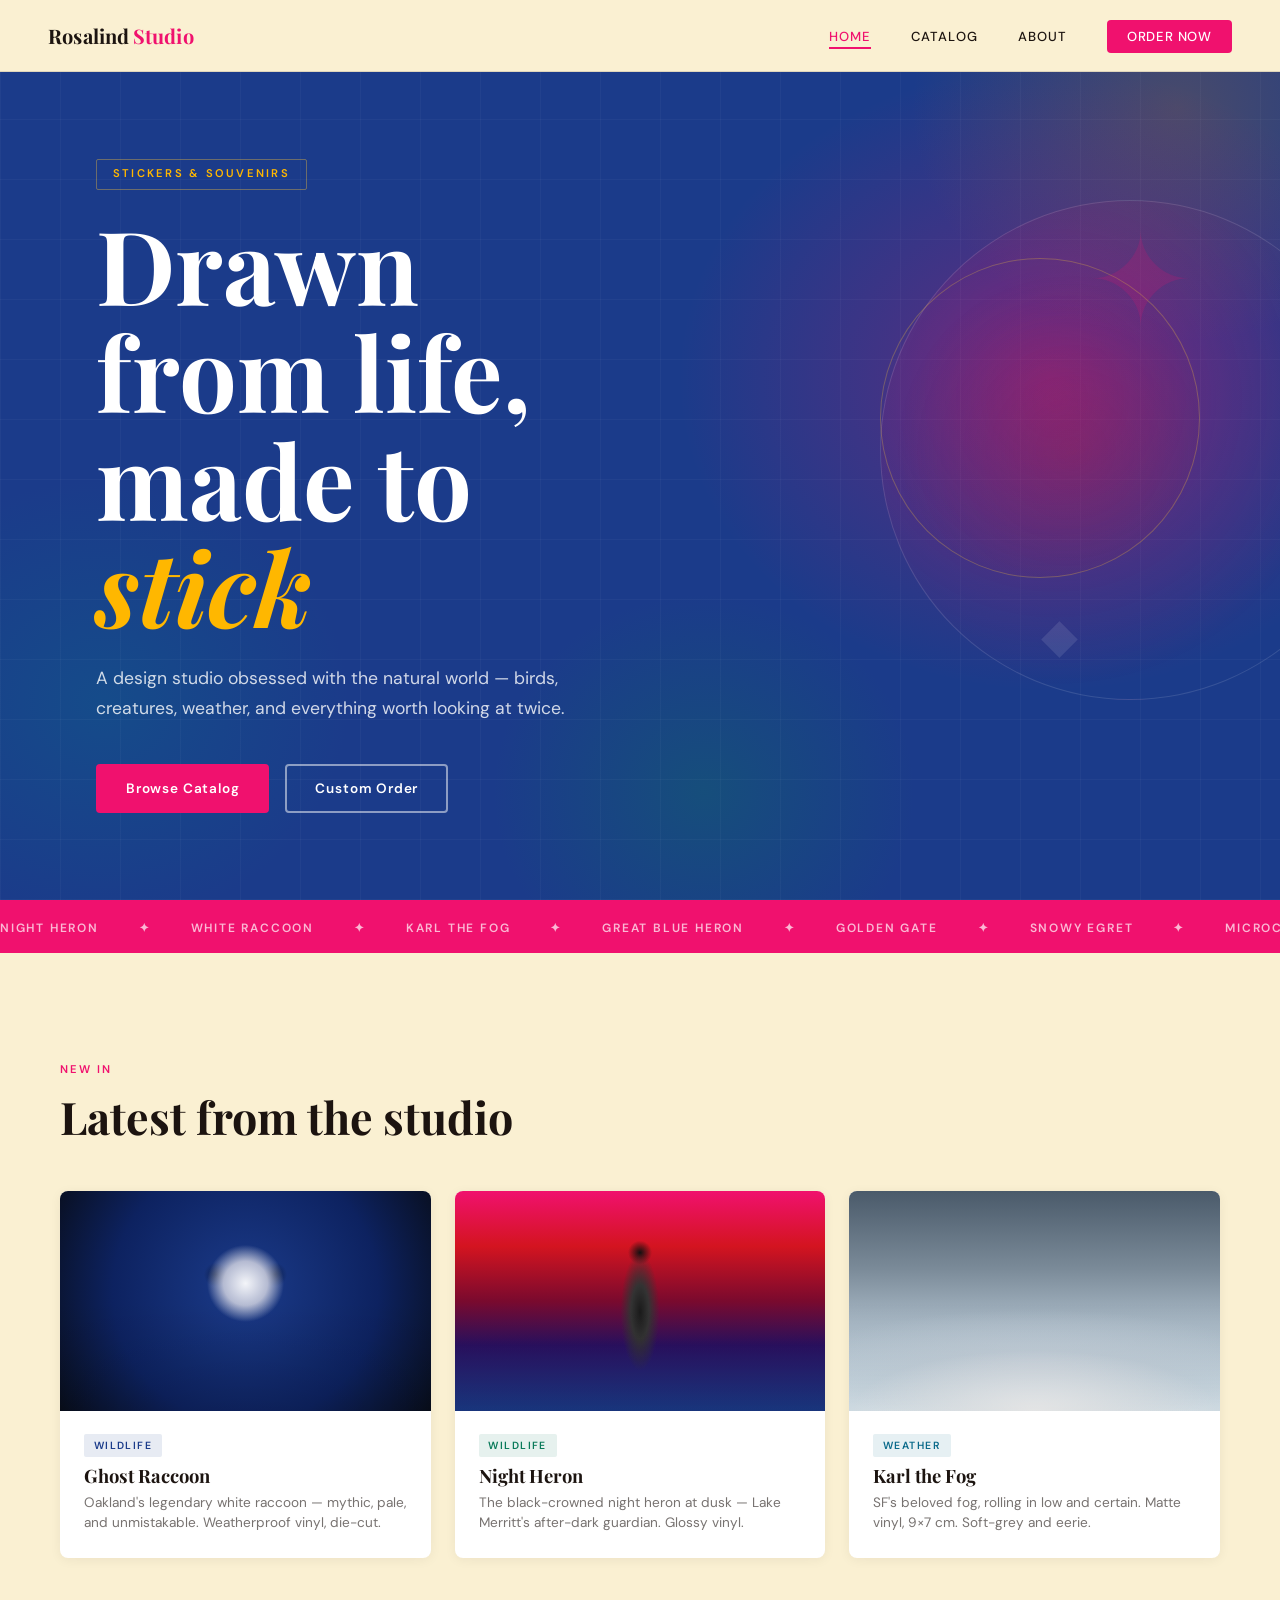
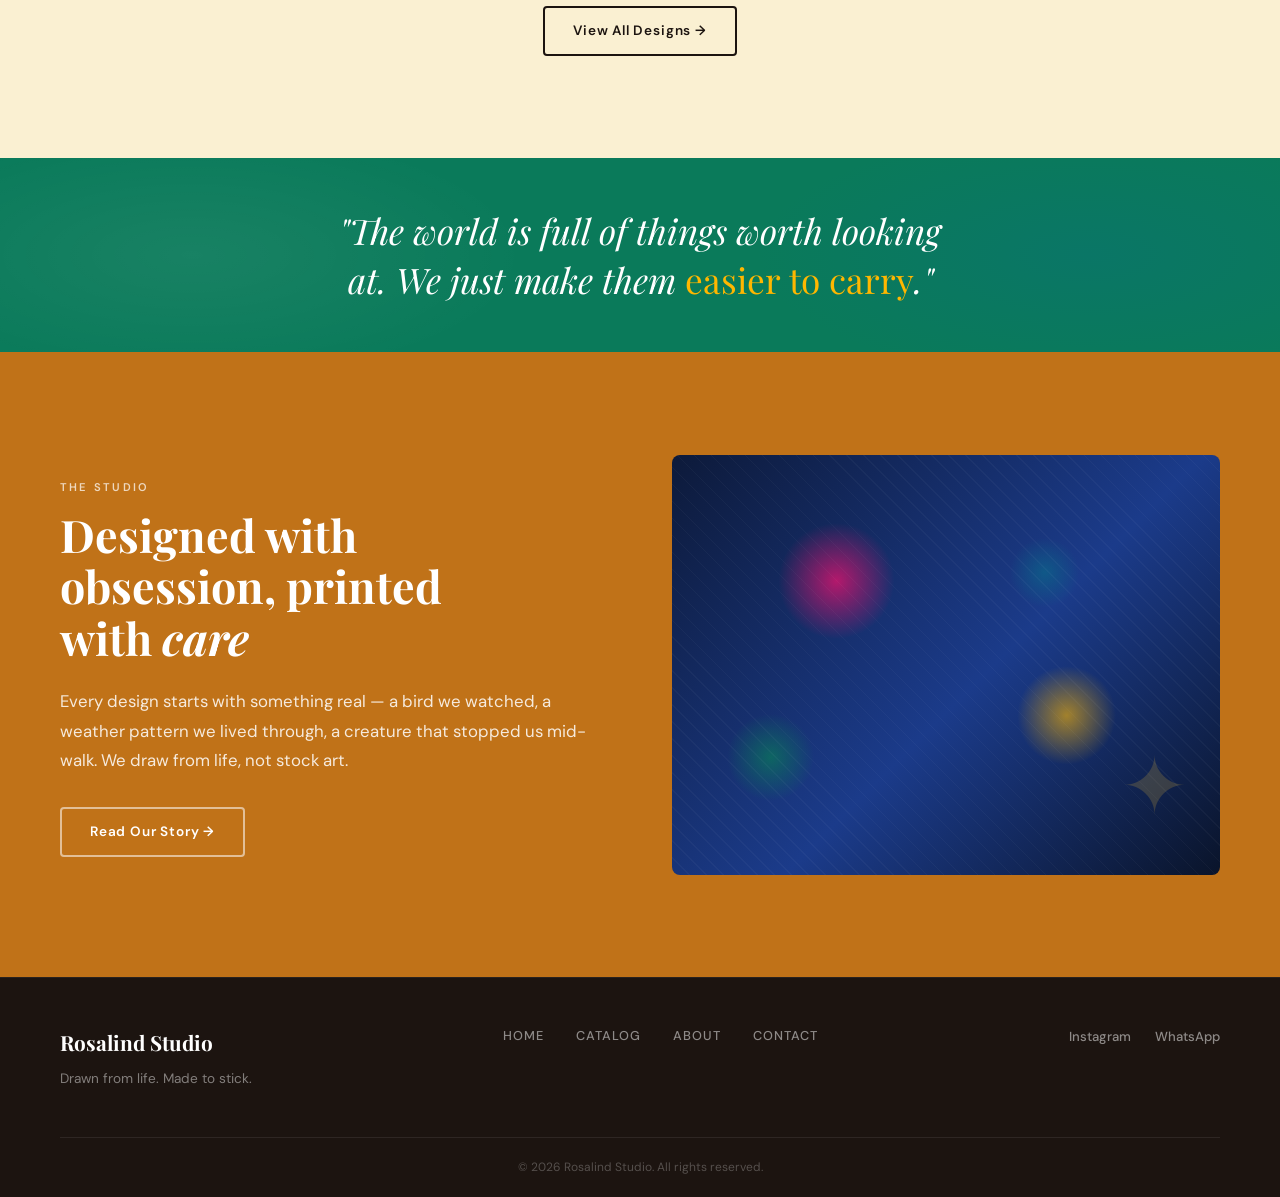
<file: index.html>
<!DOCTYPE html>
<html lang="en">
<head>
  <meta charset="UTF-8">
  <meta name="viewport" content="width=device-width, initial-scale=1.0">
  <title>Rosalind Studio — Stickers & Souvenirs</title>
  <meta name="description" content="Rosalind Studio — a design studio making stickers and souvenirs drawn from the natural world. Wildlife, weather, and the things worth looking at.">
  <link rel="preconnect" href="https://fonts.googleapis.com">
  <link rel="preconnect" href="https://fonts.gstatic.com" crossorigin>
  <link href="https://fonts.googleapis.com/css2?family=Playfair+Display:ital,wght@0,400;0,700;0,900;1,400;1,700&family=Cormorant+Garamond:ital,wght@0,300;0,400;0,600;1,300;1,400&family=DM+Sans:opsz,wght@9..40,300;9..40,400;9..40,500;9..40,600&display=swap" rel="stylesheet">
  <link rel="stylesheet" href="css/styles.css">
</head>
<body>

  <!-- NAV -->
  <nav class="nav" id="nav">
    <a href="index.html" class="nav__logo">Rosalind<span>Studio</span></a>
    <button class="nav__toggle" id="navToggle" aria-label="Open menu" aria-expanded="false">
      <span></span><span></span><span></span>
    </button>
    <ul class="nav__links" id="navLinks">
      <li><a href="index.html" class="nav__link active">Home</a></li>
      <li><a href="catalog.html" class="nav__link">Catalog</a></li>
      <li><a href="about.html" class="nav__link">About</a></li>
      <li><a href="contact.html" class="nav__link cta">Order Now</a></li>
    </ul>
  </nav>

  <!-- HERO -->
  <section class="hero">
    <div class="hero__bg"></div>
    <div class="hero__content">
      <span class="hero__eyebrow">Stickers &amp; Souvenirs</span>
      <h1 class="hero__title">Drawn from life,<br>made to <em>stick</em></h1>
      <p class="hero__sub">A design studio obsessed with the natural world — birds, creatures, weather, and everything worth looking at twice.</p>
      <div class="hero__actions">
        <a href="catalog.html" class="btn btn--primary">Browse Catalog</a>
        <a href="contact.html" class="btn btn--ghost">Custom Order</a>
      </div>
    </div>
    <div class="hero__deco">
      <div class="hero__deco-circle hero__deco-circle--1"></div>
      <div class="hero__deco-circle hero__deco-circle--2"></div>
    </div>
  </section>

  <!-- MARQUEE -->
  <div class="marquee" aria-hidden="true">
    <div class="marquee__track">
      <span>Night Heron</span><span>✦</span>
      <span>White Raccoon</span><span>✦</span>
      <span>Karl the Fog</span><span>✦</span>
      <span>Great Blue Heron</span><span>✦</span>
      <span>Golden Gate</span><span>✦</span>
      <span>Snowy Egret</span><span>✦</span>
      <span>Microclimate</span><span>✦</span>
      <span>Pelican</span><span>✦</span>
      <span>Cormorant</span><span>✦</span>
      <span>Cold Summer</span><span>✦</span>
      <span>Night Heron</span><span>✦</span>
      <span>White Raccoon</span><span>✦</span>
      <span>Karl the Fog</span><span>✦</span>
      <span>Great Blue Heron</span><span>✦</span>
      <span>Golden Gate</span><span>✦</span>
      <span>Snowy Egret</span><span>✦</span>
      <span>Microclimate</span><span>✦</span>
      <span>Pelican</span><span>✦</span>
    </div>
  </div>

  <!-- FEATURED DESIGNS -->
  <section class="section featured">
    <div class="container">
      <div class="section__header">
        <span class="section__label">New in</span>
        <h2 class="section__title">Latest from the studio</h2>
      </div>
      <div class="cards">
        <article class="card">
          <div class="card__image card__image--1"></div>
          <div class="card__body">
            <span class="card__tag tag--cobalt">Wildlife</span>
            <h3 class="card__title">Ghost Raccoon</h3>
            <p class="card__desc">Oakland's legendary white raccoon — mythic, pale, and unmistakable. Weatherproof vinyl, die-cut.</p>
          </div>
        </article>
        <article class="card">
          <div class="card__image card__image--2"></div>
          <div class="card__body">
            <span class="card__tag tag--emerald">Wildlife</span>
            <h3 class="card__title">Night Heron</h3>
            <p class="card__desc">The black-crowned night heron at dusk — Lake Merritt's after-dark guardian. Glossy vinyl.</p>
          </div>
        </article>
        <article class="card">
          <div class="card__image card__image--10"></div>
          <div class="card__body">
            <span class="card__tag tag--teal">Weather</span>
            <h3 class="card__title">Karl the Fog</h3>
            <p class="card__desc">SF's beloved fog, rolling in low and certain. Matte vinyl, 9×7 cm. Soft-grey and eerie.</p>
          </div>
        </article>
      </div>
      <div class="section__footer">
        <a href="catalog.html" class="btn btn--outline">View All Designs &rarr;</a>
      </div>
    </div>
  </section>

  <!-- EMERALD STUDIO BAND -->
  <div class="studio-band">
    <p class="studio-band__quote">"The world is full of things worth looking at. We just make them <em>easier to carry</em>."</p>
  </div>

  <!-- ABOUT TEASER -->
  <section class="about-teaser">
    <div class="container about-teaser__inner">
      <div class="about-teaser__text">
        <span class="section__label">The studio</span>
        <h2 class="section__title">Designed with<br>obsession, printed<br>with <em>care</em></h2>
        <p>Every design starts with something real — a bird we watched, a weather pattern we lived through, a creature that stopped us mid-walk. We draw from life, not stock art.</p>
        <a href="about.html" class="btn btn--outline">Read Our Story &rarr;</a>
      </div>
      <div class="about-teaser__art">
        <div class="art-block">
          <div class="art-block__inner"></div>
        </div>
      </div>
    </div>
  </section>

  <!-- FOOTER -->
  <footer class="footer">
    <div class="container footer__inner">
      <div class="footer__brand">
        <span class="footer__logo">Rosalind Studio</span>
        <p>Drawn from life. Made to stick.</p>
      </div>
      <nav class="footer__nav" aria-label="Footer navigation">
        <a href="index.html">Home</a>
        <a href="catalog.html">Catalog</a>
        <a href="about.html">About</a>
        <a href="contact.html">Contact</a>
      </nav>
      <div class="footer__social">
        <a href="#" aria-label="Instagram">Instagram</a>
        <a href="#" aria-label="WhatsApp">WhatsApp</a>
      </div>
    </div>
    <div class="footer__bottom">
      <p>&copy; 2026 Rosalind Studio. All rights reserved.</p>
    </div>
  </footer>

  <script src="js/main.js"></script>
</body>
</html>
</file>
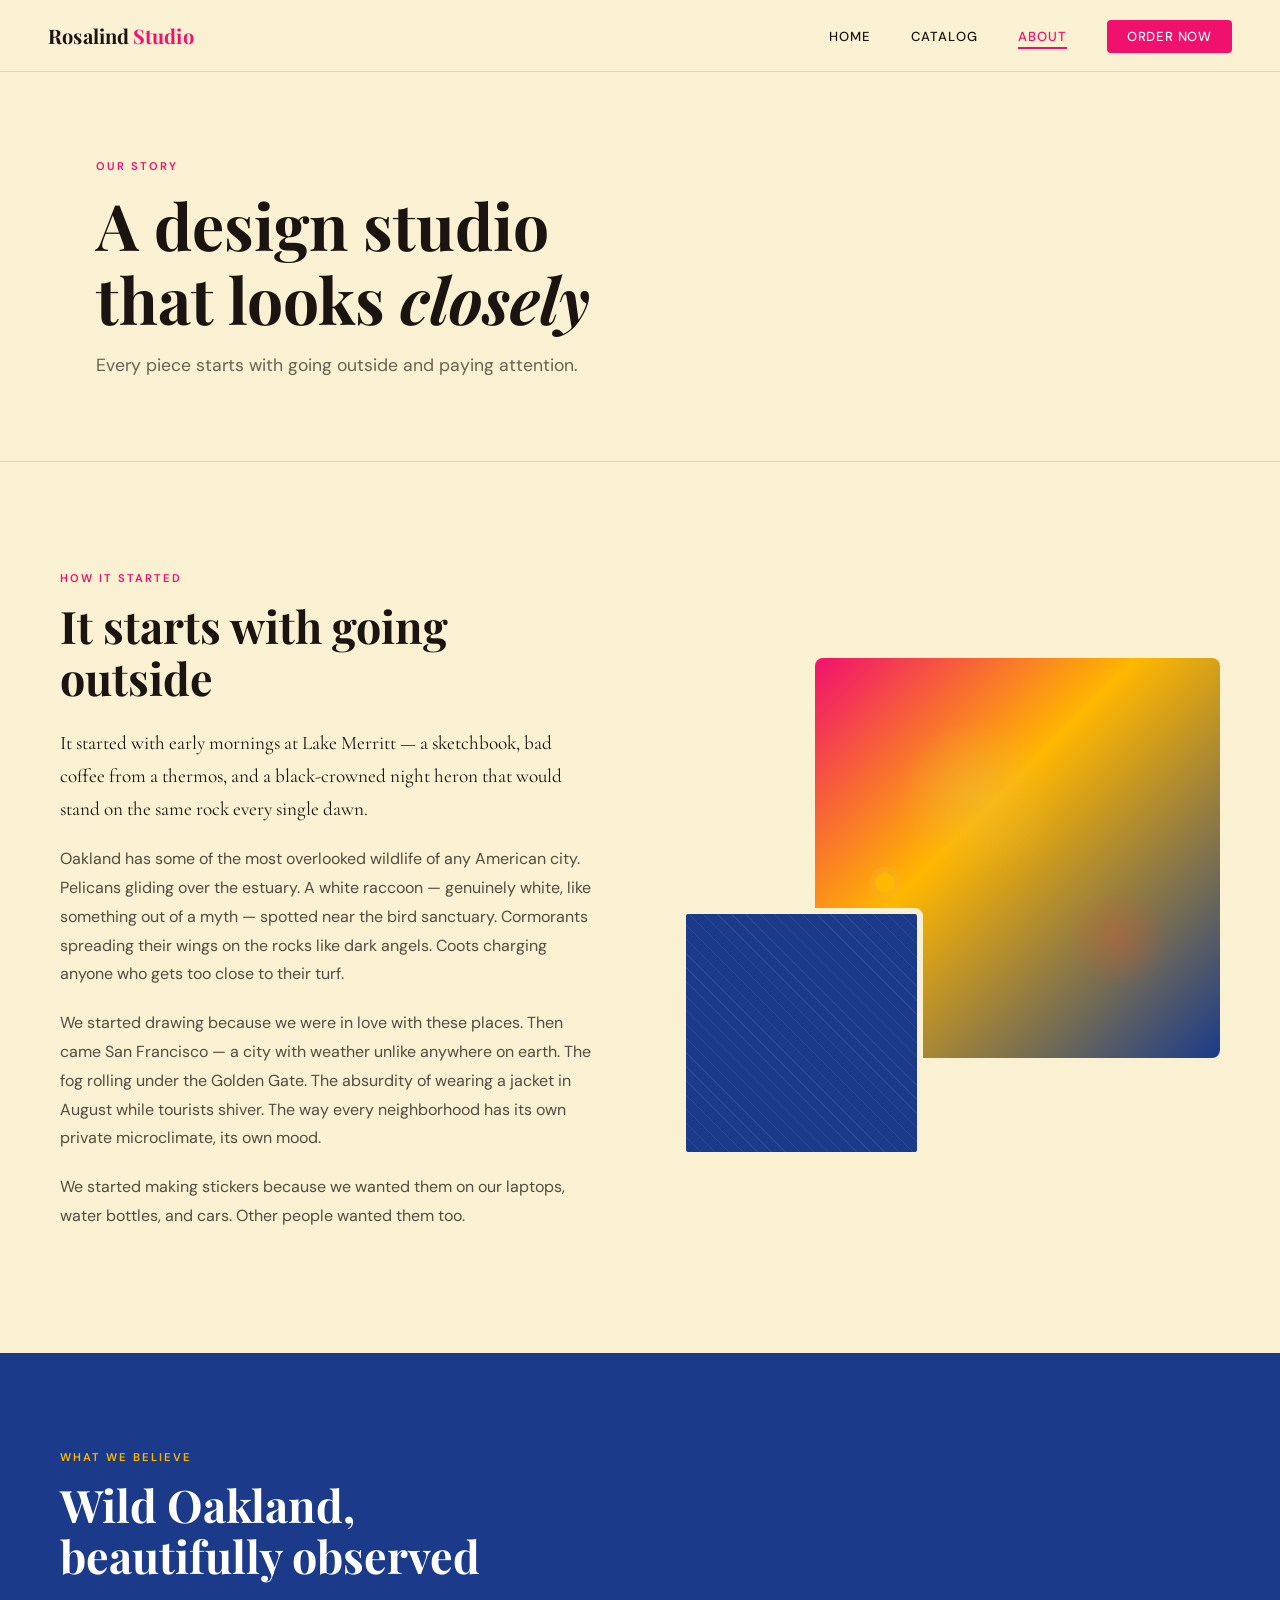
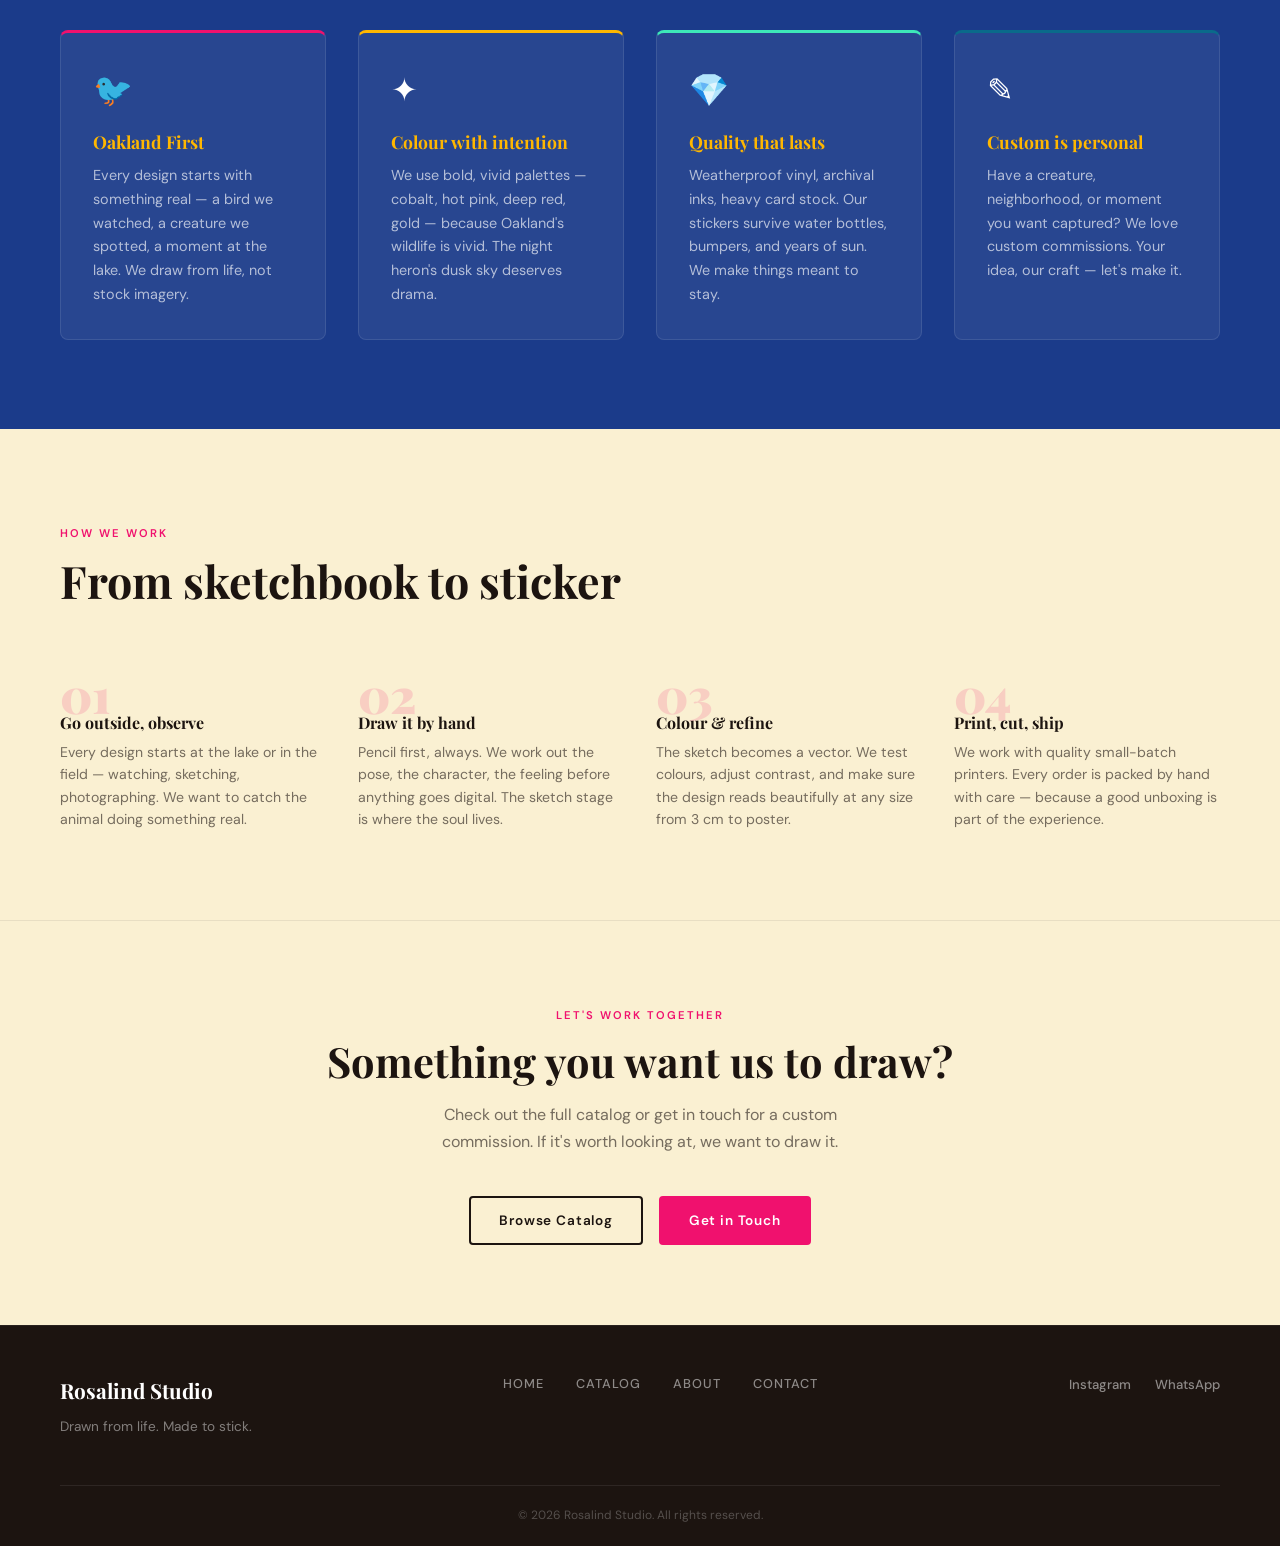
<file: about.html>
<!DOCTYPE html>
<html lang="en">
<head>
  <meta charset="UTF-8">
  <meta name="viewport" content="width=device-width, initial-scale=1.0">
  <title>About — Rosalind Studio</title>
  <meta name="description" content="Born at Lake Merritt, Oakland. Rosalind makes stickers and souvenirs celebrating Bay Area wildlife.">
  <link rel="preconnect" href="https://fonts.googleapis.com">
  <link rel="preconnect" href="https://fonts.gstatic.com" crossorigin>
  <link href="https://fonts.googleapis.com/css2?family=Playfair+Display:ital,wght@0,400;0,700;0,900;1,400;1,700&family=Cormorant+Garamond:ital,wght@0,300;0,400;0,600;1,300;1,400&family=DM+Sans:opsz,wght@9..40,300;9..40,400;9..40,500;9..40,600&display=swap" rel="stylesheet">
  <link rel="stylesheet" href="css/styles.css">
</head>
<body>

  <!-- NAV -->
  <nav class="nav" id="nav">
    <a href="index.html" class="nav__logo">Rosalind<span>Studio</span></a>
    <button class="nav__toggle" id="navToggle" aria-label="Open menu" aria-expanded="false">
      <span></span><span></span><span></span>
    </button>
    <ul class="nav__links" id="navLinks">
      <li><a href="index.html" class="nav__link">Home</a></li>
      <li><a href="catalog.html" class="nav__link">Catalog</a></li>
      <li><a href="about.html" class="nav__link active">About</a></li>
      <li><a href="contact.html" class="nav__link cta">Order Now</a></li>
    </ul>
  </nav>

  <!-- PAGE HERO -->
  <header class="page-hero page-hero--cream" style="padding-top: calc(var(--nav-h) + 5rem); padding-bottom: 5rem;">
    <span class="section__label">Our Story</span>
    <h1 class="page-hero__title">A design studio<br>that looks <em>closely</em></h1>
    <p style="margin-top: 1rem; color: rgba(28,20,16,0.65);">Every piece starts with going outside and paying attention.</p>
  </header>

  <!-- STORY -->
  <section class="about-story">
    <div class="container about-story__inner">
      <div class="about-story__text">
        <span class="section__label">How it started</span>
        <h2 class="section__title">It starts with going outside</h2>
        <p>It started with early mornings at Lake Merritt — a sketchbook, bad coffee from a thermos, and a black-crowned night heron that would stand on the same rock every single dawn.</p>
        <p>Oakland has some of the most overlooked wildlife of any American city. Pelicans gliding over the estuary. A white raccoon — genuinely white, like something out of a myth — spotted near the bird sanctuary. Cormorants spreading their wings on the rocks like dark angels. Coots charging anyone who gets too close to their turf.</p>
        <p>We started drawing because we were in love with these places. Then came San Francisco — a city with weather unlike anywhere on earth. The fog rolling under the Golden Gate. The absurdity of wearing a jacket in August while tourists shiver. The way every neighborhood has its own private microclimate, its own mood.</p>
        <p>We started making stickers because we wanted them on our laptops, water bottles, and cars. Other people wanted them too.</p>
      </div>
      <div class="about-art">
        <div class="about-art__main"></div>
        <div class="about-art__accent"></div>
        <div class="about-art__dot"></div>
      </div>
    </div>
  </section>

  <!-- VALUES -->
  <section class="about-values">
    <div class="container">
      <div class="section__header">
        <span class="section__label">What we believe</span>
        <h2 class="section__title">Wild Oakland,<br>beautifully observed</h2>
      </div>
      <div class="values-grid">
        <div class="value-card">
          <span class="value-card__icon">&#128038;</span>
          <h3>Oakland First</h3>
          <p>Every design starts with something real — a bird we watched, a creature we spotted, a moment at the lake. We draw from life, not stock imagery.</p>
        </div>
        <div class="value-card">
          <span class="value-card__icon">&#10022;</span>
          <h3>Colour with intention</h3>
          <p>We use bold, vivid palettes — cobalt, hot pink, deep red, gold — because Oakland's wildlife is vivid. The night heron's dusk sky deserves drama.</p>
        </div>
        <div class="value-card">
          <span class="value-card__icon">&#128142;</span>
          <h3>Quality that lasts</h3>
          <p>Weatherproof vinyl, archival inks, heavy card stock. Our stickers survive water bottles, bumpers, and years of sun. We make things meant to stay.</p>
        </div>
        <div class="value-card">
          <span class="value-card__icon">&#9998;</span>
          <h3>Custom is personal</h3>
          <p>Have a creature, neighborhood, or moment you want captured? We love custom commissions. Your idea, our craft — let's make it.</p>
        </div>
      </div>
    </div>
  </section>

  <!-- PROCESS -->
  <section class="about-process">
    <div class="container">
      <div class="section__header">
        <span class="section__label">How we work</span>
        <h2 class="section__title">From sketchbook to sticker</h2>
      </div>
      <div class="process-steps">
        <div class="process-step">
          <h3>Go outside, observe</h3>
          <p>Every design starts at the lake or in the field — watching, sketching, photographing. We want to catch the animal doing something real.</p>
        </div>
        <div class="process-step">
          <h3>Draw it by hand</h3>
          <p>Pencil first, always. We work out the pose, the character, the feeling before anything goes digital. The sketch stage is where the soul lives.</p>
        </div>
        <div class="process-step">
          <h3>Colour &amp; refine</h3>
          <p>The sketch becomes a vector. We test colours, adjust contrast, and make sure the design reads beautifully at any size from 3 cm to poster.</p>
        </div>
        <div class="process-step">
          <h3>Print, cut, ship</h3>
          <p>We work with quality small-batch printers. Every order is packed by hand with care — because a good unboxing is part of the experience.</p>
        </div>
      </div>
    </div>
  </section>

  <!-- CTA -->
  <section style="background: var(--cream); border-top: 1px solid rgba(28,20,16,0.08); padding: 5rem 0; text-align: center;">
    <div class="container">
      <span class="section__label">Let's work together</span>
      <h2 style="font-size: clamp(1.8rem, 3.5vw, 2.6rem); margin-bottom: 1rem;">Something you want us to draw?</h2>
      <p style="color: rgba(28,20,16,0.6); margin-bottom: 2.5rem; max-width: 460px; margin-inline: auto; line-height: 1.7;">Check out the full catalog or get in touch for a custom commission. If it's worth looking at, we want to draw it.</p>
      <div style="display: flex; gap: 1rem; justify-content: center; flex-wrap: wrap;">
        <a href="catalog.html" class="btn btn--outline">Browse Catalog</a>
        <a href="contact.html" class="btn btn--primary">Get in Touch</a>
      </div>
    </div>
  </section>

  <!-- FOOTER -->
  <footer class="footer">
    <div class="container footer__inner">
      <div class="footer__brand">
        <span class="footer__logo">Rosalind Studio</span>
        <p>Drawn from life. Made to stick.</p>
      </div>
      <nav class="footer__nav" aria-label="Footer navigation">
        <a href="index.html">Home</a>
        <a href="catalog.html">Catalog</a>
        <a href="about.html">About</a>
        <a href="contact.html">Contact</a>
      </nav>
      <div class="footer__social">
        <a href="#" aria-label="Instagram">Instagram</a>
        <a href="#" aria-label="WhatsApp">WhatsApp</a>
      </div>
    </div>
    <div class="footer__bottom">
      <p>&copy; 2026 Rosalind Studio. All rights reserved.</p>
    </div>
  </footer>

  <script src="js/main.js"></script>
</body>
</html>
</file>
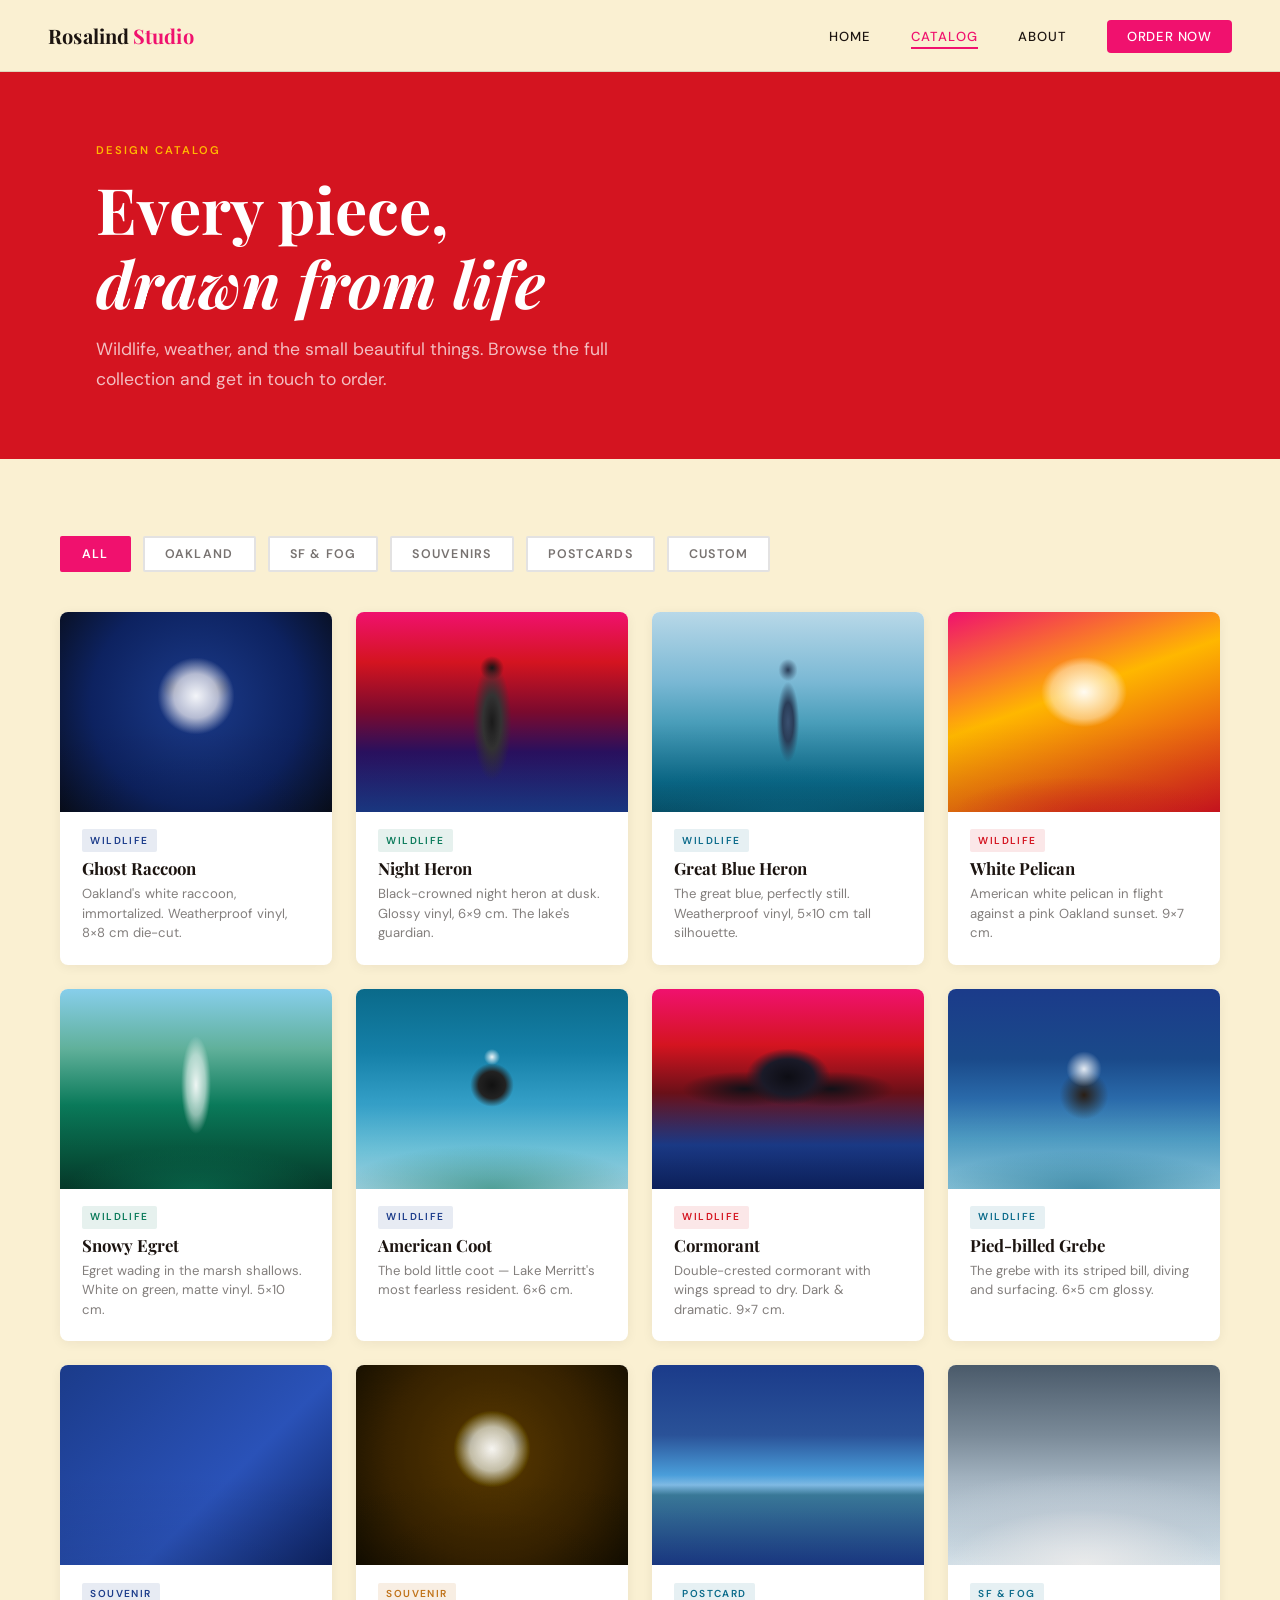
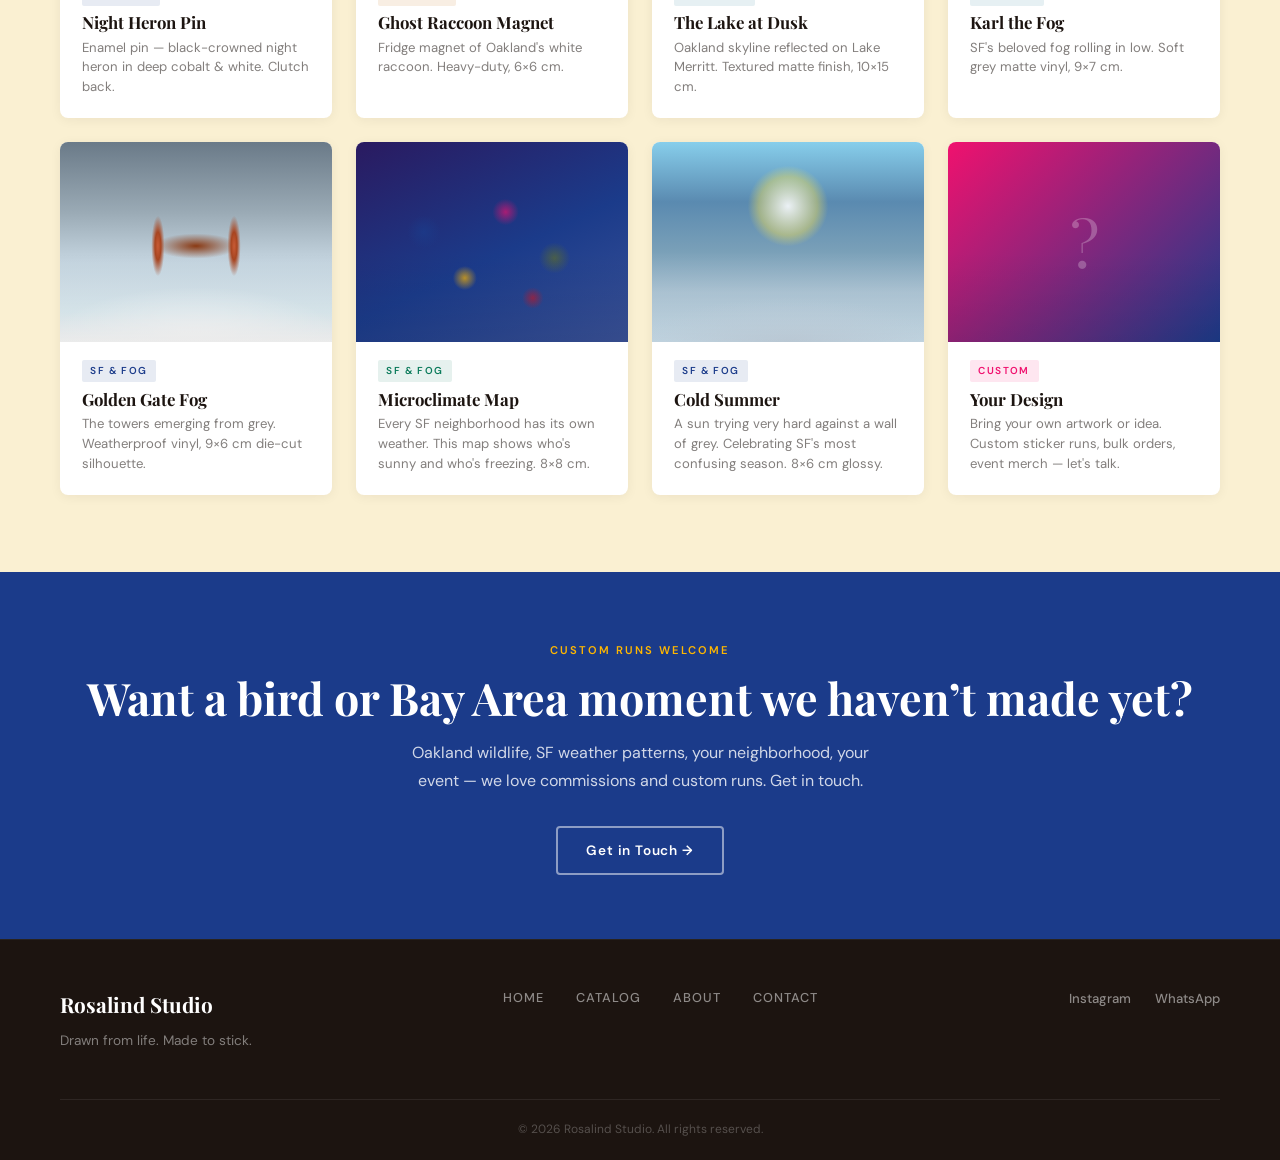
<file: catalog.html>
<!DOCTYPE html>
<html lang="en">
<head>
  <meta charset="UTF-8">
  <meta name="viewport" content="width=device-width, initial-scale=1.0">
  <title>Catalog — Rosalind Studio</title>
  <meta name="description" content="Browse the Rosalind Studio catalog — wildlife stickers, SF weather designs, postcards, and custom orders.">
  <link rel="preconnect" href="https://fonts.googleapis.com">
  <link rel="preconnect" href="https://fonts.gstatic.com" crossorigin>
  <link href="https://fonts.googleapis.com/css2?family=Playfair+Display:ital,wght@0,400;0,700;0,900;1,400;1,700&family=Cormorant+Garamond:ital,wght@0,300;0,400;0,600;1,300;1,400&family=DM+Sans:opsz,wght@9..40,300;9..40,400;9..40,500;9..40,600&display=swap" rel="stylesheet">
  <link rel="stylesheet" href="css/styles.css">
</head>
<body>

  <!-- NAV -->
  <nav class="nav" id="nav">
    <a href="index.html" class="nav__logo">Rosalind<span>Studio</span></a>
    <button class="nav__toggle" id="navToggle" aria-label="Open menu" aria-expanded="false">
      <span></span><span></span><span></span>
    </button>
    <ul class="nav__links" id="navLinks">
      <li><a href="index.html" class="nav__link">Home</a></li>
      <li><a href="catalog.html" class="nav__link active">Catalog</a></li>
      <li><a href="about.html" class="nav__link">About</a></li>
      <li><a href="contact.html" class="nav__link cta">Order Now</a></li>
    </ul>
  </nav>

  <!-- PAGE HERO -->
  <header class="page-hero page-hero--rouge">
    <span class="section__label">Design Catalog</span>
    <h1 class="page-hero__title">Every piece,<br><em>drawn from life</em></h1>
    <p>Wildlife, weather, and the small beautiful things. Browse the full collection and get in touch to order.</p>
  </header>

  <!-- CATALOG -->
  <section class="catalog-section">
    <div class="container">

      <!-- Filters -->
      <div class="filter-bar" role="group" aria-label="Filter by category">
        <button class="filter-btn active" data-filter="all">All</button>
        <button class="filter-btn" data-filter="oakland">Oakland</button>
        <button class="filter-btn" data-filter="sf">SF &amp; Fog</button>
        <button class="filter-btn" data-filter="souvenir">Souvenirs</button>
        <button class="filter-btn" data-filter="postcard">Postcards</button>
        <button class="filter-btn" data-filter="custom">Custom</button>
      </div>

      <!-- Grid -->
      <div class="catalog-grid">

        <article class="catalog-card" data-category="oakland">
          <div class="catalog-card__image card__image--1"></div>
          <div class="catalog-card__body">
            <div class="catalog-card__meta">
              <span class="catalog-card__tag tag--cobalt">Wildlife</span>
            </div>
            <h3 class="catalog-card__title">Ghost Raccoon</h3>
            <p class="catalog-card__desc">Oakland's white raccoon, immortalized. Weatherproof vinyl, 8×8 cm die-cut.</p>
          </div>
        </article>

        <article class="catalog-card" data-category="oakland">
          <div class="catalog-card__image card__image--2"></div>
          <div class="catalog-card__body">
            <div class="catalog-card__meta">
              <span class="catalog-card__tag tag--emerald">Wildlife</span>
            </div>
            <h3 class="catalog-card__title">Night Heron</h3>
            <p class="catalog-card__desc">Black-crowned night heron at dusk. Glossy vinyl, 6×9 cm. The lake's guardian.</p>
          </div>
        </article>

        <article class="catalog-card" data-category="oakland">
          <div class="catalog-card__image card__image--4"></div>
          <div class="catalog-card__body">
            <div class="catalog-card__meta">
              <span class="catalog-card__tag tag--teal">Wildlife</span>
            </div>
            <h3 class="catalog-card__title">Great Blue Heron</h3>
            <p class="catalog-card__desc">The great blue, perfectly still. Weatherproof vinyl, 5×10 cm tall silhouette.</p>
          </div>
        </article>

        <article class="catalog-card" data-category="oakland">
          <div class="catalog-card__image card__image--5"></div>
          <div class="catalog-card__body">
            <div class="catalog-card__meta">
              <span class="catalog-card__tag tag--rouge">Wildlife</span>
            </div>
            <h3 class="catalog-card__title">White Pelican</h3>
            <p class="catalog-card__desc">American white pelican in flight against a pink Oakland sunset. 9×7 cm.</p>
          </div>
        </article>

        <article class="catalog-card" data-category="oakland">
          <div class="catalog-card__image card__image--6"></div>
          <div class="catalog-card__body">
            <div class="catalog-card__meta">
              <span class="catalog-card__tag tag--emerald">Wildlife</span>
            </div>
            <h3 class="catalog-card__title">Snowy Egret</h3>
            <p class="catalog-card__desc">Egret wading in the marsh shallows. White on green, matte vinyl. 5×10 cm.</p>
          </div>
        </article>

        <article class="catalog-card" data-category="oakland">
          <div class="catalog-card__image card__image--7"></div>
          <div class="catalog-card__body">
            <div class="catalog-card__meta">
              <span class="catalog-card__tag tag--cobalt">Wildlife</span>
            </div>
            <h3 class="catalog-card__title">American Coot</h3>
            <p class="catalog-card__desc">The bold little coot &mdash; Lake Merritt's most fearless resident. 6×6 cm.</p>
          </div>
        </article>

        <article class="catalog-card" data-category="oakland">
          <div class="catalog-card__image card__image--8"></div>
          <div class="catalog-card__body">
            <div class="catalog-card__meta">
              <span class="catalog-card__tag tag--rouge">Wildlife</span>
            </div>
            <h3 class="catalog-card__title">Cormorant</h3>
            <p class="catalog-card__desc">Double-crested cormorant with wings spread to dry. Dark &amp; dramatic. 9×7 cm.</p>
          </div>
        </article>

        <article class="catalog-card" data-category="oakland">
          <div class="catalog-card__image card__image--9"></div>
          <div class="catalog-card__body">
            <div class="catalog-card__meta">
              <span class="catalog-card__tag tag--teal">Wildlife</span>
            </div>
            <h3 class="catalog-card__title">Pied-billed Grebe</h3>
            <p class="catalog-card__desc">The grebe with its striped bill, diving and surfacing. 6×5 cm glossy.</p>
          </div>
        </article>

        <article class="catalog-card" data-category="souvenir">
          <div class="catalog-card__image card__image--2" style="background: linear-gradient(135deg, #1B3B8A 0%, #2a52b8 60%, #0d2260 100%);"></div>
          <div class="catalog-card__body">
            <div class="catalog-card__meta">
              <span class="catalog-card__tag tag--cobalt">Souvenir</span>
            </div>
            <h3 class="catalog-card__title">Night Heron Pin</h3>
            <p class="catalog-card__desc">Enamel pin — black-crowned night heron in deep cobalt &amp; white. Clutch back.</p>
          </div>
        </article>

        <article class="catalog-card" data-category="souvenir">
          <div class="catalog-card__image card__image--1" style="filter: hue-rotate(180deg);"></div>
          <div class="catalog-card__body">
            <div class="catalog-card__meta">
              <span class="catalog-card__tag tag--amber">Souvenir</span>
            </div>
            <h3 class="catalog-card__title">Ghost Raccoon Magnet</h3>
            <p class="catalog-card__desc">Fridge magnet of Oakland's white raccoon. Heavy-duty, 6×6 cm.</p>
          </div>
        </article>

        <article class="catalog-card" data-category="postcard">
          <div class="catalog-card__image card__image--3"></div>
          <div class="catalog-card__body">
            <div class="catalog-card__meta">
              <span class="catalog-card__tag tag--teal">Postcard</span>
            </div>
            <h3 class="catalog-card__title">The Lake at Dusk</h3>
            <p class="catalog-card__desc">Oakland skyline reflected on Lake Merritt. Textured matte finish, 10×15 cm.</p>
          </div>
        </article>

        <article class="catalog-card" data-category="sf">
          <div class="catalog-card__image card__image--10"></div>
          <div class="catalog-card__body">
            <div class="catalog-card__meta">
              <span class="catalog-card__tag tag--teal">SF &amp; Fog</span>
            </div>
            <h3 class="catalog-card__title">Karl the Fog</h3>
            <p class="catalog-card__desc">SF's beloved fog rolling in low. Soft grey matte vinyl, 9×7 cm.</p>
          </div>
        </article>

        <article class="catalog-card" data-category="sf">
          <div class="catalog-card__image card__image--11"></div>
          <div class="catalog-card__body">
            <div class="catalog-card__meta">
              <span class="catalog-card__tag tag--cobalt">SF &amp; Fog</span>
            </div>
            <h3 class="catalog-card__title">Golden Gate Fog</h3>
            <p class="catalog-card__desc">The towers emerging from grey. Weatherproof vinyl, 9×6 cm die-cut silhouette.</p>
          </div>
        </article>

        <article class="catalog-card" data-category="sf">
          <div class="catalog-card__image card__image--12"></div>
          <div class="catalog-card__body">
            <div class="catalog-card__meta">
              <span class="catalog-card__tag tag--emerald">SF &amp; Fog</span>
            </div>
            <h3 class="catalog-card__title">Microclimate Map</h3>
            <p class="catalog-card__desc">Every SF neighborhood has its own weather. This map shows who's sunny and who's freezing. 8×8 cm.</p>
          </div>
        </article>

        <article class="catalog-card" data-category="sf">
          <div class="catalog-card__image card__image--13"></div>
          <div class="catalog-card__body">
            <div class="catalog-card__meta">
              <span class="catalog-card__tag tag--cobalt">SF &amp; Fog</span>
            </div>
            <h3 class="catalog-card__title">Cold Summer</h3>
            <p class="catalog-card__desc">A sun trying very hard against a wall of grey. Celebrating SF's most confusing season. 8×6 cm glossy.</p>
          </div>
        </article>

        <article class="catalog-card" data-category="custom">
          <div class="catalog-card__image" style="background: linear-gradient(135deg, #F0116E 0%, #1B3B8A 100%); display:flex; align-items:center; justify-content:center;">
            <span style="font-family: var(--font-display); font-size: 4rem; color: rgba(255,255,255,0.25);">?</span>
          </div>
          <div class="catalog-card__body">
            <div class="catalog-card__meta">
              <span class="catalog-card__tag">Custom</span>
            </div>
            <h3 class="catalog-card__title">Your Design</h3>
            <p class="catalog-card__desc">Bring your own artwork or idea. Custom sticker runs, bulk orders, event merch &mdash; let's talk.</p>
          </div>
        </article>

      </div>
    </div>
  </section>

  <!-- CTA BAND -->
  <section style="background: var(--cobalt); padding: 4rem 0; text-align: center; color: white;">
    <div class="container">
      <span class="section__label" style="color: var(--gold);">Custom runs welcome</span>
      <h2 style="font-size: clamp(1.8rem, 3.5vw, 2.8rem); margin-bottom: 1rem; color: white;">Want a bird or Bay Area moment we haven&rsquo;t made yet?</h2>
      <p style="color: rgba(255,255,255,0.8); margin-bottom: 2rem; max-width: 480px; margin-inline: auto; line-height: 1.7;">Oakland wildlife, SF weather patterns, your neighborhood, your event — we love commissions and custom runs. Get in touch.</p>
      <a href="contact.html" class="btn btn--ghost">Get in Touch &rarr;</a>
    </div>
  </section>

  <!-- FOOTER -->
  <footer class="footer">
    <div class="container footer__inner">
      <div class="footer__brand">
        <span class="footer__logo">Rosalind Studio</span>
        <p>Drawn from life. Made to stick.</p>
      </div>
      <nav class="footer__nav" aria-label="Footer navigation">
        <a href="index.html">Home</a>
        <a href="catalog.html">Catalog</a>
        <a href="about.html">About</a>
        <a href="contact.html">Contact</a>
      </nav>
      <div class="footer__social">
        <a href="#" aria-label="Instagram">Instagram</a>
        <a href="#" aria-label="WhatsApp">WhatsApp</a>
      </div>
    </div>
    <div class="footer__bottom">
      <p>&copy; 2026 Rosalind Studio. All rights reserved.</p>
    </div>
  </footer>

  <script src="js/main.js"></script>
</body>
</html>
</file>
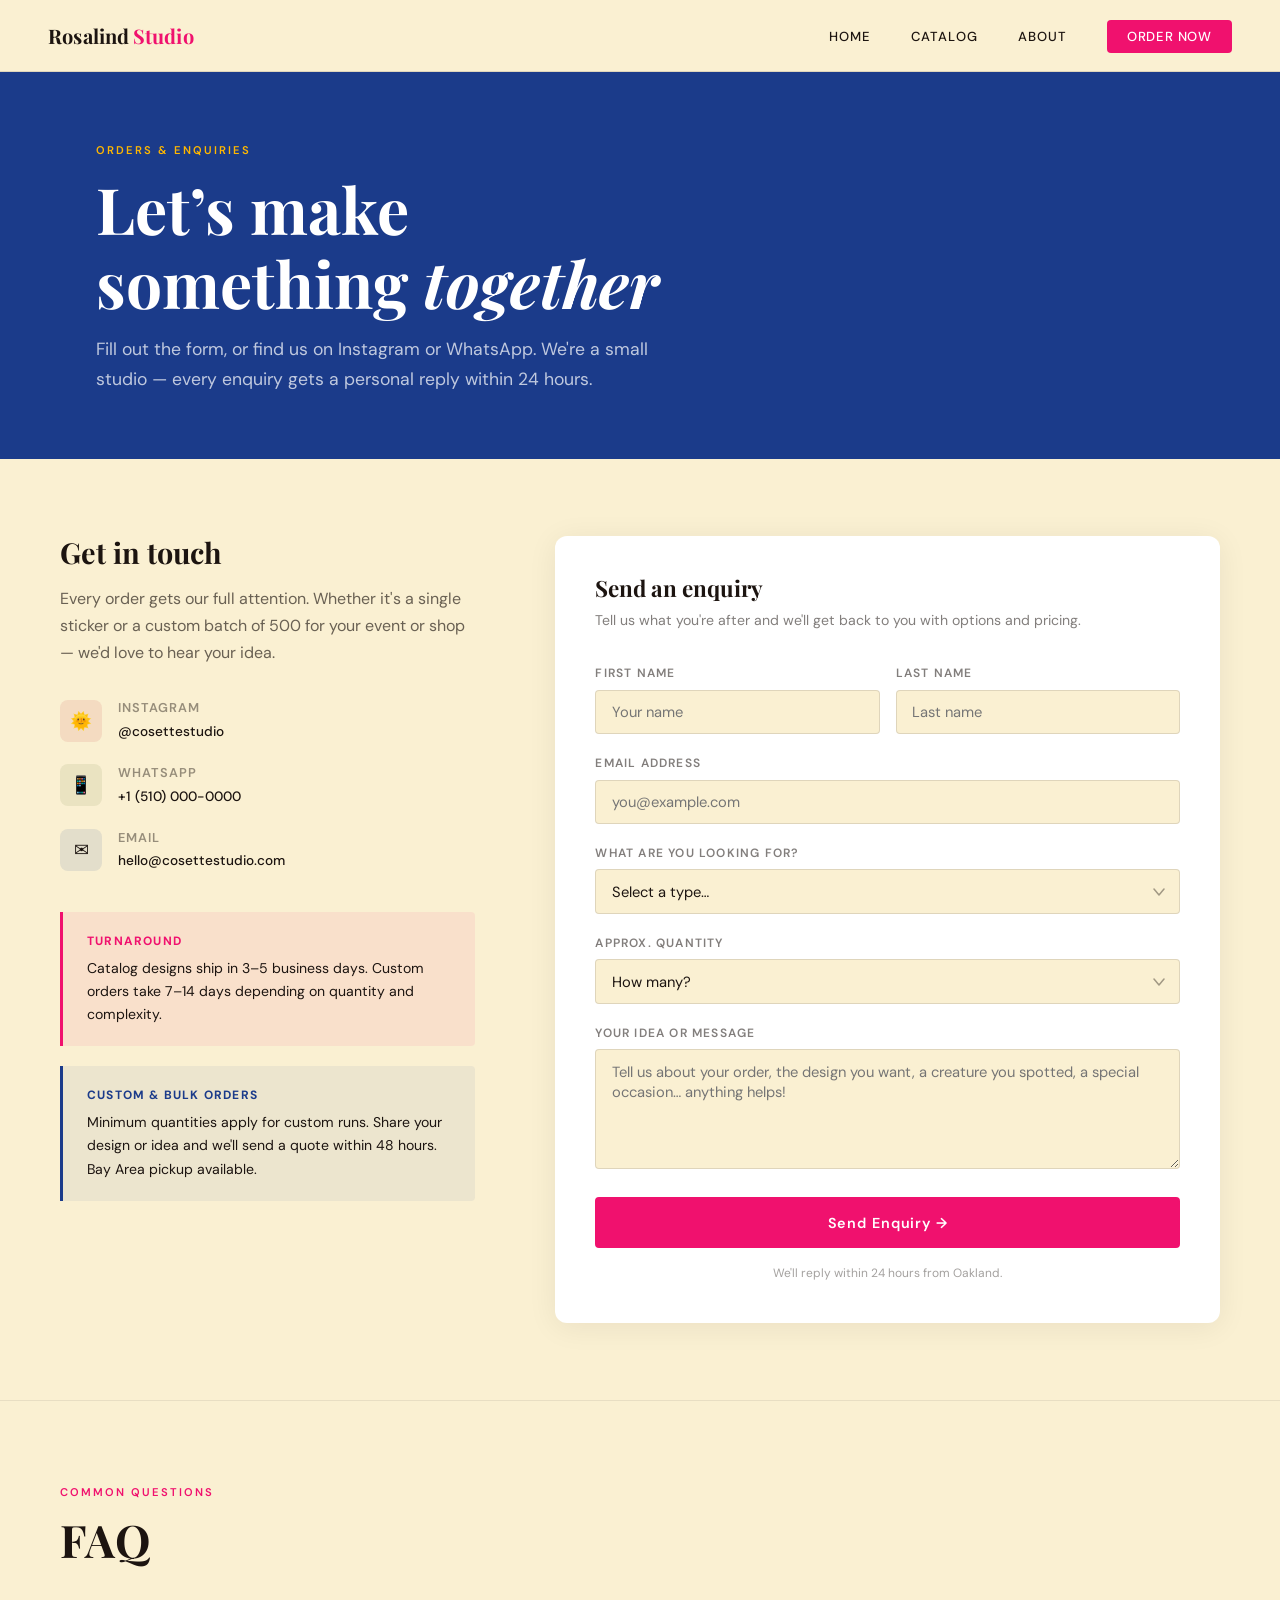
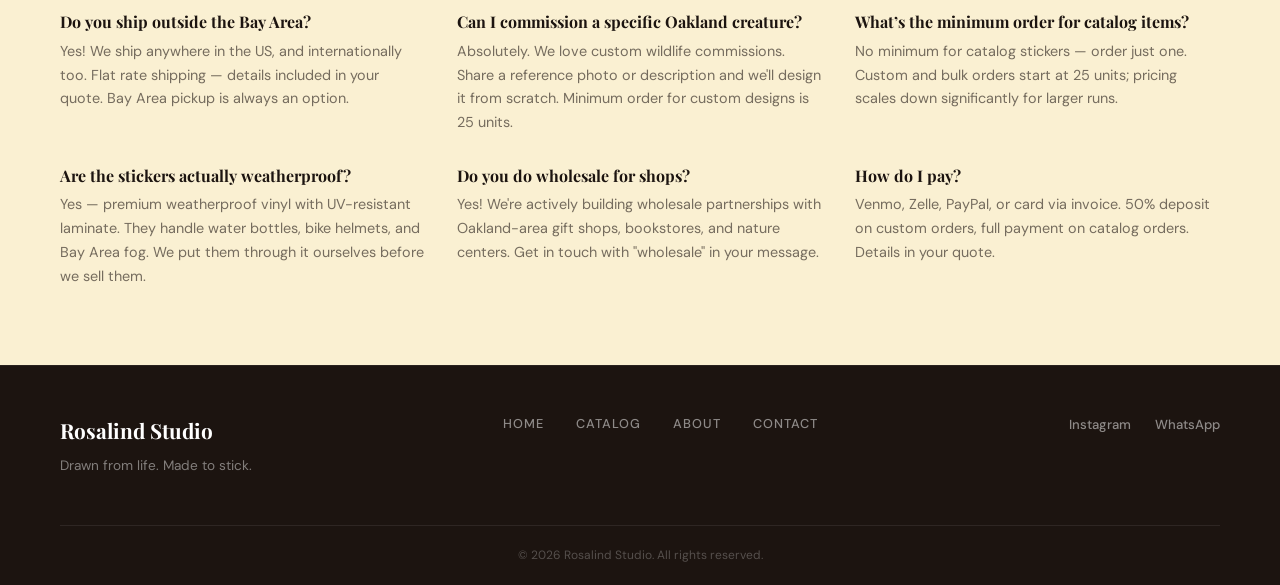
<file: contact.html>
<!DOCTYPE html>
<html lang="en">
<head>
  <meta charset="UTF-8">
  <meta name="viewport" content="width=device-width, initial-scale=1.0">
  <title>Contact & Orders — Rosalind Studio</title>
  <meta name="description" content="Order stickers, souvenirs, or a custom Oakland wildlife design from Rosalind Studio. Based in the Bay Area.">
  <link rel="preconnect" href="https://fonts.googleapis.com">
  <link rel="preconnect" href="https://fonts.gstatic.com" crossorigin>
  <link href="https://fonts.googleapis.com/css2?family=Playfair+Display:ital,wght@0,400;0,700;0,900;1,400;1,700&family=Cormorant+Garamond:ital,wght@0,300;0,400;0,600;1,300;1,400&family=DM+Sans:opsz,wght@9..40,300;9..40,400;9..40,500;9..40,600&display=swap" rel="stylesheet">
  <link rel="stylesheet" href="css/styles.css">
</head>
<body>

  <!-- NAV -->
  <nav class="nav" id="nav">
    <a href="index.html" class="nav__logo">Rosalind<span>Studio</span></a>
    <button class="nav__toggle" id="navToggle" aria-label="Open menu" aria-expanded="false">
      <span></span><span></span><span></span>
    </button>
    <ul class="nav__links" id="navLinks">
      <li><a href="index.html" class="nav__link">Home</a></li>
      <li><a href="catalog.html" class="nav__link">Catalog</a></li>
      <li><a href="about.html" class="nav__link">About</a></li>
      <li><a href="contact.html" class="nav__link active cta">Order Now</a></li>
    </ul>
  </nav>

  <!-- PAGE HERO -->
  <header class="page-hero page-hero--cobalt">
    <span class="section__label">Orders &amp; Enquiries</span>
    <h1 class="page-hero__title">Let&rsquo;s make<br>something <em>together</em></h1>
    <p>Fill out the form, or find us on Instagram or WhatsApp. We're a small studio &mdash; every enquiry gets a personal reply within 24 hours.</p>
  </header>

  <!-- CONTACT LAYOUT -->
  <section class="contact-layout">
    <div class="container contact-inner">

      <!-- Contact Info -->
      <div class="contact-info">
        <h2>Get in touch</h2>
        <p>Every order gets our full attention. Whether it's a single sticker or a custom batch of 500 for your event or shop &mdash; we'd love to hear your idea.</p>

        <div class="contact-links">
          <div class="contact-link">
            <div class="contact-link__icon contact-link__icon--ig">&#127774;</div>
            <div class="contact-link__text">
              <strong>Instagram</strong>
              <a href="#">@cosettestudio</a>
            </div>
          </div>
          <div class="contact-link">
            <div class="contact-link__icon contact-link__icon--wa">&#128241;</div>
            <div class="contact-link__text">
              <strong>WhatsApp</strong>
              <a href="#">+1 (510) 000-0000</a>
            </div>
          </div>
          <div class="contact-link">
            <div class="contact-link__icon contact-link__icon--em">&#9993;</div>
            <div class="contact-link__text">
              <strong>Email</strong>
              <a href="mailto:hello@cosettestudio.com">hello@cosettestudio.com</a>
            </div>
          </div>
        </div>

        <div style="background: rgba(240,17,110,0.07); border-left: 3px solid var(--terracotta); padding: 1.25rem 1.5rem; border-radius: 0 4px 4px 0; margin-bottom: 1.25rem;">
          <p style="font-size: 0.88rem; color: var(--charcoal); line-height: 1.65; margin: 0;">
            <strong style="display: block; margin-bottom: 0.3rem; font-size: 0.75rem; letter-spacing: 0.1em; text-transform: uppercase; color: var(--terracotta);">Turnaround</strong>
            Catalog designs ship in 3–5 business days. Custom orders take 7–14 days depending on quantity and complexity.
          </p>
        </div>

        <div style="background: rgba(27,59,138,0.06); border-left: 3px solid var(--cobalt); padding: 1.25rem 1.5rem; border-radius: 0 4px 4px 0;">
          <p style="font-size: 0.88rem; color: var(--charcoal); line-height: 1.65; margin: 0;">
            <strong style="display: block; margin-bottom: 0.3rem; font-size: 0.75rem; letter-spacing: 0.1em; text-transform: uppercase; color: var(--cobalt);">Custom &amp; bulk orders</strong>
            Minimum quantities apply for custom runs. Share your design or idea and we'll send a quote within 48 hours. Bay Area pickup available.
          </p>
        </div>
      </div>

      <!-- Order Form -->
      <div class="contact-form" id="contactFormWrapper">
        <h3>Send an enquiry</h3>
        <p>Tell us what you're after and we'll get back to you with options and pricing.</p>

        <form id="contactForm" novalidate>
          <div class="form-row">
            <div class="form-group">
              <label for="firstName">First name</label>
              <input type="text" id="firstName" name="firstName" placeholder="Your name" required>
            </div>
            <div class="form-group">
              <label for="lastName">Last name</label>
              <input type="text" id="lastName" name="lastName" placeholder="Last name" required>
            </div>
          </div>

          <div class="form-group">
            <label for="email">Email address</label>
            <input type="email" id="email" name="email" placeholder="you@example.com" required>
          </div>

          <div class="form-group">
            <label for="orderType">What are you looking for?</label>
            <select id="orderType" name="orderType" required>
              <option value="" disabled selected>Select a type&hellip;</option>
              <option value="catalog-sticker">Sticker (catalog design)</option>
              <option value="catalog-postcard">Postcard (catalog design)</option>
              <option value="catalog-souvenir">Souvenir / pin / magnet</option>
              <option value="custom-sticker">Custom sticker design</option>
              <option value="custom-commission">Custom wildlife commission</option>
              <option value="bulk">Bulk / wholesale order</option>
              <option value="event">Event merch</option>
              <option value="other">Other / not sure yet</option>
            </select>
          </div>

          <div class="form-group">
            <label for="quantity">Approx. quantity</label>
            <select id="quantity" name="quantity">
              <option value="" disabled selected>How many?</option>
              <option value="1-10">1–10 pieces</option>
              <option value="10-50">10–50 pieces</option>
              <option value="50-200">50–200 pieces</option>
              <option value="200+">200+ pieces</option>
              <option value="unsure">Not sure yet</option>
            </select>
          </div>

          <div class="form-group">
            <label for="message">Your idea or message</label>
            <textarea id="message" name="message" placeholder="Tell us about your order, the design you want, a creature you spotted, a special occasion&hellip; anything helps!"></textarea>
          </div>

          <button type="submit" class="btn btn--primary form-submit">
            Send Enquiry &rarr;
          </button>
          <p class="form-note">We'll reply within 24 hours from Oakland.</p>
        </form>

        <div class="form-success" id="formSuccess">
          <div style="font-size: 2.5rem; margin-bottom: 1rem; color: var(--terracotta);">&#10003;</div>
          <h4>Message sent!</h4>
          <p>Thanks for reaching out. We'll get back to you within 24 hours with details and pricing.</p>
        </div>
      </div>

    </div>
  </section>

  <!-- FAQ -->
  <section style="background: var(--cream); border-top: 1px solid rgba(28,20,16,0.08); padding-block: clamp(3rem, 6vw, 5rem);">
    <div class="container">
      <div class="section__header">
        <span class="section__label">Common questions</span>
        <h2 class="section__title">FAQ</h2>
      </div>
      <div style="display: grid; grid-template-columns: repeat(auto-fill, minmax(300px, 1fr)); gap: 2rem; margin-top: 1rem;">

        <div>
          <h3 style="font-size: 1rem; margin-bottom: 0.5rem;">Do you ship outside the Bay Area?</h3>
          <p style="font-size: 0.9rem; color: rgba(28,20,16,0.6); line-height: 1.65;">Yes! We ship anywhere in the US, and internationally too. Flat rate shipping — details included in your quote. Bay Area pickup is always an option.</p>
        </div>

        <div>
          <h3 style="font-size: 1rem; margin-bottom: 0.5rem;">Can I commission a specific Oakland creature?</h3>
          <p style="font-size: 0.9rem; color: rgba(28,20,16,0.6); line-height: 1.65;">Absolutely. We love custom wildlife commissions. Share a reference photo or description and we'll design it from scratch. Minimum order for custom designs is 25 units.</p>
        </div>

        <div>
          <h3 style="font-size: 1rem; margin-bottom: 0.5rem;">What&rsquo;s the minimum order for catalog items?</h3>
          <p style="font-size: 0.9rem; color: rgba(28,20,16,0.6); line-height: 1.65;">No minimum for catalog stickers — order just one. Custom and bulk orders start at 25 units; pricing scales down significantly for larger runs.</p>
        </div>

        <div>
          <h3 style="font-size: 1rem; margin-bottom: 0.5rem;">Are the stickers actually weatherproof?</h3>
          <p style="font-size: 0.9rem; color: rgba(28,20,16,0.6); line-height: 1.65;">Yes — premium weatherproof vinyl with UV-resistant laminate. They handle water bottles, bike helmets, and Bay Area fog. We put them through it ourselves before we sell them.</p>
        </div>

        <div>
          <h3 style="font-size: 1rem; margin-bottom: 0.5rem;">Do you do wholesale for shops?</h3>
          <p style="font-size: 0.9rem; color: rgba(28,20,16,0.6); line-height: 1.65;">Yes! We're actively building wholesale partnerships with Oakland-area gift shops, bookstores, and nature centers. Get in touch with "wholesale" in your message.</p>
        </div>

        <div>
          <h3 style="font-size: 1rem; margin-bottom: 0.5rem;">How do I pay?</h3>
          <p style="font-size: 0.9rem; color: rgba(28,20,16,0.6); line-height: 1.65;">Venmo, Zelle, PayPal, or card via invoice. 50% deposit on custom orders, full payment on catalog orders. Details in your quote.</p>
        </div>

      </div>
    </div>
  </section>

  <!-- FOOTER -->
  <footer class="footer">
    <div class="container footer__inner">
      <div class="footer__brand">
        <span class="footer__logo">Rosalind Studio</span>
        <p>Drawn from life. Made to stick.</p>
      </div>
      <nav class="footer__nav" aria-label="Footer navigation">
        <a href="index.html">Home</a>
        <a href="catalog.html">Catalog</a>
        <a href="about.html">About</a>
        <a href="contact.html">Contact</a>
      </nav>
      <div class="footer__social">
        <a href="#" aria-label="Instagram">Instagram</a>
        <a href="#" aria-label="WhatsApp">WhatsApp</a>
      </div>
    </div>
    <div class="footer__bottom">
      <p>&copy; 2026 Rosalind Studio. All rights reserved.</p>
    </div>
  </footer>

  <script src="js/main.js"></script>
</body>
</html>
</file>
<file: css/styles.css>
/* =========================================
   ROSALIND STUDIO — Main Stylesheet
   ========================================= */

/* --- Variables --- */
:root {
  --cream:       #FAF0D2;  /* warm butter — Barcelona wall light */
  --pink:        #F0116E;  /* hot pink / bougainvillea */
  --terracotta:  #F0116E;  /* alias kept for button compatibility */
  --cobalt:      #1B3B8A;  /* Barcelona shutter blue */
  --gold:        #FFB700;  /* electric saffron */
  --rouge:       #D41420;  /* vivid red */
  --amber:       #C07218;  /* warm ochre — Mediterranean sunlight */
  --emerald:     #0A7A5A;  /* deep forest green */
  --teal:        #0A6A8A;  /* bay blue-green */
  --sage:        #5A6B2F;
  --charcoal:    #1C1410;
  --white:       #FFFFFF;
  --border:      rgba(28, 20, 16, 0.12);

  --font-display: 'Playfair Display', serif;
  --font-accent:  'Cormorant Garamond', serif;
  --font-body:    'DM Sans', sans-serif;

  --nav-h: 72px;
  --radius: 4px;
  --transition: 0.25s cubic-bezier(0.4, 0, 0.2, 1);
}

/* --- Reset & Base --- */
*, *::before, *::after { box-sizing: border-box; margin: 0; padding: 0; }

html { scroll-behavior: smooth; font-size: 16px; }

body {
  font-family: var(--font-body);
  background: var(--cream);
  color: var(--charcoal);
  line-height: 1.6;
  overflow-x: hidden;
}

img { display: block; max-width: 100%; }
a { color: inherit; text-decoration: none; }
ul { list-style: none; }
button { cursor: pointer; border: none; background: none; font-family: inherit; }

/* --- Typography --- */
h1, h2, h3, h4 {
  font-family: var(--font-display);
  line-height: 1.15;
  font-weight: 700;
}

.section__label {
  display: inline-block;
  font-family: var(--font-body);
  font-size: 0.7rem;
  font-weight: 600;
  letter-spacing: 0.18em;
  text-transform: uppercase;
  color: var(--terracotta);
  margin-bottom: 0.75rem;
}

.section__title {
  font-size: clamp(1.8rem, 3.5vw, 2.8rem);
  margin-bottom: 1.5rem;
}

.section__footer {
  text-align: center;
  margin-top: 3rem;
}

/* --- Container --- */
.container {
  width: min(1160px, 92vw);
  margin-inline: auto;
}

/* --- Buttons --- */
.btn {
  display: inline-flex;
  align-items: center;
  gap: 0.5rem;
  padding: 0.75rem 1.75rem;
  font-family: var(--font-body);
  font-size: 0.85rem;
  font-weight: 600;
  letter-spacing: 0.06em;
  border-radius: var(--radius);
  transition: var(--transition);
  cursor: pointer;
}

.btn--primary {
  background: var(--terracotta);
  color: var(--white);
  border: 2px solid var(--terracotta);
}
.btn--primary:hover {
  background: var(--rouge);
  border-color: var(--rouge);
  transform: translateY(-2px);
  box-shadow: 0 8px 24px rgba(240, 17, 110, 0.38);
}

.btn--ghost {
  background: transparent;
  color: var(--white);
  border: 2px solid rgba(255,255,255,0.5);
}
.btn--ghost:hover {
  border-color: var(--white);
  background: rgba(255,255,255,0.1);
}

.btn--outline {
  background: transparent;
  color: var(--charcoal);
  border: 2px solid var(--charcoal);
}
.btn--outline:hover {
  background: var(--charcoal);
  color: var(--cream);
  transform: translateY(-2px);
}

.btn--cobalt {
  background: var(--cobalt);
  color: var(--white);
  border: 2px solid var(--cobalt);
}
.btn--cobalt:hover {
  background: #142d6a;
  border-color: #142d6a;
  transform: translateY(-2px);
  box-shadow: 0 8px 24px rgba(27, 59, 138, 0.3);
}

.btn--emerald {
  background: var(--emerald);
  color: var(--white);
  border: 2px solid var(--emerald);
}
.btn--emerald:hover {
  background: #086048;
  border-color: #086048;
  transform: translateY(-2px);
  box-shadow: 0 8px 24px rgba(10, 122, 90, 0.32);
}

/* --- Colored tag variants --- */
.tag--cobalt  { color: var(--cobalt)  !important; background: rgba(27, 59, 138, 0.1)  !important; }
.tag--emerald { color: var(--emerald) !important; background: rgba(10, 122, 90, 0.1)  !important; }
.tag--teal    { color: var(--teal)    !important; background: rgba(10, 106, 138, 0.1) !important; }
.tag--amber   { color: var(--amber)   !important; background: rgba(192, 114, 24, 0.12)!important; }
.tag--rouge   { color: var(--rouge)   !important; background: rgba(212, 20, 32, 0.1)  !important; }

/* =========================================
   NAVIGATION
   ========================================= */
.nav {
  position: fixed;
  top: 0; left: 0; right: 0;
  z-index: 100;
  height: var(--nav-h);
  display: flex;
  align-items: center;
  justify-content: space-between;
  padding-inline: clamp(1rem, 4vw, 3rem);
  background: var(--cream);
  border-bottom: 1px solid var(--border);
  transition: box-shadow var(--transition);
}

.nav.scrolled {
  box-shadow: 0 2px 24px rgba(28, 20, 16, 0.08);
}

.nav__logo {
  font-family: var(--font-display);
  font-size: 1.25rem;
  font-weight: 700;
  color: var(--charcoal);
  letter-spacing: 0.01em;
}
.nav__logo span {
  color: var(--terracotta);
  margin-left: 0.15em;
}

.nav__links {
  display: flex;
  align-items: center;
  gap: 2.5rem;
}

.nav__link {
  font-size: 0.82rem;
  font-weight: 500;
  letter-spacing: 0.08em;
  text-transform: uppercase;
  color: var(--charcoal);
  position: relative;
  transition: color var(--transition);
}
.nav__link::after {
  content: '';
  position: absolute;
  bottom: -4px; left: 0;
  width: 0; height: 2px;
  background: var(--terracotta);
  transition: width var(--transition);
}
.nav__link:hover::after,
.nav__link.active::after { width: 100%; }
.nav__link:hover,
.nav__link.active { color: var(--terracotta); }

.nav__link.cta {
  background: var(--terracotta);
  color: var(--white);
  padding: 0.5rem 1.25rem;
  border-radius: var(--radius);
  letter-spacing: 0.06em;
}
.nav__link.cta::after { display: none; }
.nav__link.cta:hover {
  background: var(--rouge);
  color: var(--white);
}

.nav__toggle {
  display: none;
  flex-direction: column;
  gap: 5px;
  padding: 4px;
}
.nav__toggle span {
  display: block;
  width: 24px; height: 2px;
  background: var(--charcoal);
  transition: var(--transition);
  transform-origin: center;
}
.nav__toggle.open span:nth-child(1) { transform: translateY(7px) rotate(45deg); }
.nav__toggle.open span:nth-child(2) { opacity: 0; }
.nav__toggle.open span:nth-child(3) { transform: translateY(-7px) rotate(-45deg); }

/* =========================================
   HERO
   ========================================= */
.hero {
  position: relative;
  min-height: 100vh;
  display: flex;
  align-items: center;
  background: var(--cobalt);
  overflow: hidden;
  padding-top: var(--nav-h);
}

.hero__bg {
  position: absolute;
  inset: 0;
  background:
    radial-gradient(ellipse 50% 60% at 82% 42%, rgba(240, 17, 110, 0.32) 0%, transparent 58%),
    radial-gradient(ellipse 35% 45% at 8%  78%, rgba(10, 106, 138, 0.35) 0%, transparent 55%),
    radial-gradient(ellipse 40% 50% at 92% 12%, rgba(192, 114, 24, 0.28) 0%, transparent 52%),
    radial-gradient(ellipse 30% 40% at 55% 88%, rgba(10, 122, 90, 0.3)  0%, transparent 55%);
}

/* Decorative tile grid texture */
.hero__bg::before {
  content: '';
  position: absolute;
  inset: 0;
  background-image:
    repeating-linear-gradient(0deg, rgba(255,255,255,0.03) 0, rgba(255,255,255,0.03) 1px, transparent 1px, transparent 60px),
    repeating-linear-gradient(90deg, rgba(255,255,255,0.03) 0, rgba(255,255,255,0.03) 1px, transparent 1px, transparent 60px);
}

.hero__content {
  position: relative;
  z-index: 2;
  padding-inline: clamp(1.5rem, 8vw, 6rem);
  max-width: 700px;
}

.hero__eyebrow {
  display: inline-block;
  font-size: 0.7rem;
  font-weight: 600;
  letter-spacing: 0.2em;
  text-transform: uppercase;
  color: var(--gold);
  margin-bottom: 1.25rem;
  padding: 0.35rem 1rem;
  border: 1px solid rgba(232, 185, 62, 0.4);
  border-radius: 2px;
}

.hero__title {
  font-size: clamp(3.5rem, 8vw, 7rem);
  color: var(--white);
  line-height: 1.05;
  margin-bottom: 1.5rem;
}
.hero__title em {
  font-style: italic;
  color: var(--gold);
}

.hero__sub {
  font-size: 1.1rem;
  color: rgba(255, 255, 255, 0.8);
  max-width: 480px;
  margin-bottom: 2.5rem;
  line-height: 1.7;
}

.hero__actions {
  display: flex;
  gap: 1rem;
  flex-wrap: wrap;
}

.hero__deco {
  position: absolute;
  right: 0; top: 0; bottom: 0;
  width: 45%;
  pointer-events: none;
}

.hero__deco-circle {
  position: absolute;
  border-radius: 50%;
  border: 1.5px solid rgba(255, 255, 255, 0.12);
}
.hero__deco-circle--1 {
  width: 500px; height: 500px;
  right: -100px; top: 50%;
  transform: translateY(-50%);
  background: radial-gradient(circle at 35% 40%, rgba(240, 17, 110, 0.22) 0%, transparent 65%);
}
.hero__deco-circle--2 {
  width: 320px; height: 320px;
  right: 80px; top: 50%;
  transform: translateY(-60%);
  border-color: rgba(232, 185, 62, 0.3);
  background: radial-gradient(circle at 60% 60%, rgba(212, 20, 32, 0.18) 0%, transparent 65%);
}

/* Floating art shapes in hero */
.hero__deco::before {
  content: '✦';
  position: absolute;
  font-size: 8rem;
  color: rgba(240, 17, 110, 0.18);
  right: 15%;
  top: 20%;
  animation: floatStar 6s ease-in-out infinite;
}
.hero__deco::after {
  content: '◆';
  position: absolute;
  font-size: 3rem;
  color: rgba(255, 255, 255, 0.1);
  right: 35%;
  bottom: 25%;
  animation: floatStar 8s ease-in-out infinite reverse;
}

@keyframes floatStar {
  0%, 100% { transform: translateY(0) rotate(0deg); }
  50% { transform: translateY(-20px) rotate(15deg); }
}

/* =========================================
   MARQUEE
   ========================================= */
.marquee {
  background: var(--terracotta);
  overflow: hidden;
  padding: 0.85rem 0;
  white-space: nowrap;
}

.marquee__track {
  display: inline-flex;
  gap: 2.5rem;
  animation: marqueeScroll 30s linear infinite;
}

.marquee__track span {
  font-family: var(--font-body);
  font-size: 0.75rem;
  font-weight: 600;
  letter-spacing: 0.15em;
  text-transform: uppercase;
  color: rgba(255,255,255,0.7);
}

.marquee__track span[aria-hidden="true"] {
  color: rgba(255,255,255,0.9);
  font-size: 0.6rem;
}

@keyframes marqueeScroll {
  from { transform: translateX(0); }
  to   { transform: translateX(-50%); }
}

/* =========================================
   SECTIONS (shared)
   ========================================= */
.section {
  padding-block: clamp(4rem, 8vw, 7rem);
}

.section__header {
  margin-bottom: 3rem;
}

/* =========================================
   CARDS
   ========================================= */
.cards {
  display: grid;
  grid-template-columns: repeat(auto-fill, minmax(280px, 1fr));
  gap: 1.5rem;
}

.card {
  background: var(--white);
  border-radius: 8px;
  overflow: hidden;
  box-shadow: 0 2px 12px rgba(28, 20, 16, 0.06);
  transition: transform var(--transition), box-shadow var(--transition);
}
.card:hover {
  transform: translateY(-6px);
  box-shadow: 0 16px 40px rgba(28, 20, 16, 0.12);
}

.card__image {
  height: 220px;
  position: relative;
  overflow: hidden;
}

/* CSS Art Placeholders — Oakland Wildlife */
/* card--1: White Raccoon (pale night scene) */
.card__image--1 {
  background:
    radial-gradient(circle 55px at 50% 42%, rgba(255,255,255,0.95) 0%, rgba(220,220,230,0.8) 40%, transparent 70%),
    radial-gradient(circle 20px at 42% 38%, rgba(0,0,0,0.4) 0%, transparent 60%),
    radial-gradient(circle 20px at 58% 38%, rgba(0,0,0,0.4) 0%, transparent 60%),
    radial-gradient(circle at 50% 45%, #1B3B8A 0%, #0d2260 60%, #080d1a 100%);
}
/* card--2: Night Heron (dark silhouette on dusk water) */
.card__image--2 {
  background:
    radial-gradient(ellipse 30px 90px at 50% 55%, #1a1a1a 0%, #333 30%, transparent 65%),
    radial-gradient(ellipse 15px 15px at 50% 28%, #111 0%, transparent 80%),
    linear-gradient(180deg, #F0116E 0%, #D41420 25%, #7a0a2e 50%, #2a1060 70%, #1B3B8A 100%);
}
/* card--3: Lake Merritt postcard (water + skyline) */
.card__image--3 {
  background:
    linear-gradient(180deg, #1B3B8A 0%, #2a5298 35%, #4a9eda 55%, rgba(74,158,218,0.7) 60%, #3a7a9a 65%, #1B3B8A 100%);
}
/* card--4: Great Blue Heron (dawn water mist) */
.card__image--4 {
  background:
    radial-gradient(ellipse 18px 65px at 50% 55%, #3a5070 0%, #2a3d58 30%, transparent 62%),
    radial-gradient(ellipse 12px 14px at 50% 29%, #2a3d58 0%, transparent 80%),
    radial-gradient(ellipse 120% 40% at 50% 100%, rgba(10,106,138,0.6) 0%, transparent 60%),
    linear-gradient(180deg, #b8d8e8 0%, #7ab8d4 35%, #4a9eba 55%, #0A6A8A 85%, #07516a 100%);
}
/* card--5: Pelican (pink/gold Bay Area sunset) */
.card__image--5 {
  background:
    radial-gradient(ellipse 55px 45px at 50% 40%, rgba(255,255,255,0.95) 0%, rgba(255,240,220,0.5) 60%, transparent 78%),
    radial-gradient(ellipse 80% 30% at 50% 100%, rgba(212,20,32,0.4) 0%, transparent 60%),
    linear-gradient(160deg, #F0116E 0%, #FFB700 42%, #D41420 100%);
}
/* card--6: Snowy Egret (vivid marsh greens) */
.card__image--6 {
  background:
    radial-gradient(ellipse 22px 72px at 50% 48%, rgba(255,255,255,0.92) 0%, rgba(255,255,255,0.55) 42%, transparent 68%),
    radial-gradient(ellipse 80% 35% at 50% 100%, rgba(10,122,90,0.7) 0%, transparent 60%),
    linear-gradient(180deg, #87CEEB 0%, #60b09a 30%, #0A7A5A 58%, #075c42 80%, #053d2c 100%);
}
/* card--7: American Coot (teal-blue water pop) */
.card__image--7 {
  background:
    radial-gradient(circle 32px at 50% 48%, #111 0%, #222 42%, transparent 68%),
    radial-gradient(circle 10px at 50% 34%, rgba(255,255,255,0.92) 0%, transparent 80%),
    radial-gradient(ellipse 100% 40% at 50% 100%, rgba(10,122,90,0.5) 0%, transparent 55%),
    linear-gradient(180deg, #0A6A8A 0%, #1580a8 32%, #35a0c8 58%, #70c8e0 80%, #a8e0f0 100%);
}
/* card--8: Cormorant (wings spread, sunset drama) */
.card__image--8 {
  background:
    radial-gradient(ellipse 62px 42px at 50% 44%, #0d0d14 0%, #1a1a28 42%, transparent 68%),
    radial-gradient(ellipse 92px 26px at 34% 50%, #111118 0%, transparent 68%),
    radial-gradient(ellipse 92px 26px at 66% 50%, #111118 0%, transparent 68%),
    linear-gradient(180deg, #F0116E 0%, #D41420 28%, #6a1018 52%, #1B3B8A 78%, #0d2260 100%);
}
/* card--9: Pied-billed Grebe (lake still water) */
.card__image--9 {
  background:
    radial-gradient(circle 26px at 50% 40%, rgba(255,255,255,0.88) 0%, transparent 68%),
    radial-gradient(circle 36px at 50% 53%, #2a1e14 0%, transparent 68%),
    radial-gradient(ellipse 100% 35% at 50% 100%, rgba(10,106,138,0.5) 0%, transparent 55%),
    linear-gradient(180deg, #1B3B8A 0%, #1a4a8a 35%, #2a6aaa 55%, #50a0c8 75%, #90d0e8 100%);
}

/* SF Weather Cards */
/* card--10: Karl the Fog — mist rolling in */
.card__image--10 {
  background:
    radial-gradient(ellipse 90% 50% at 50% 100%, rgba(255,255,255,0.92) 0%, transparent 55%),
    radial-gradient(ellipse 100% 40% at 50% 80%, rgba(200,210,220,0.85) 0%, transparent 65%),
    linear-gradient(180deg, #4a5a6a 0%, #7a8a98 35%, #a8b8c5 60%, #ccdde8 85%, #e5f2fa 100%);
}
/* card--11: Golden Gate through the fog */
.card__image--11 {
  background:
    radial-gradient(ellipse 12px 55px at 36% 52%, #C85B35 0%, #a84520 25%, transparent 55%),
    radial-gradient(ellipse 12px 55px at 64% 52%, #C85B35 0%, #a84520 25%, transparent 55%),
    radial-gradient(ellipse 60px 18px at 50% 52%, #8a3a14 0%, transparent 70%),
    radial-gradient(ellipse 100% 50% at 50% 100%, rgba(255,255,255,0.9) 0%, transparent 55%),
    linear-gradient(180deg, #6a7a88 0%, #9aaab5 35%, #c5d5e0 60%, #e0eff5 85%, #fff 100%);
}
/* card--12: SF Microclimate map — colorful neighborhood blocks */
.card__image--12 {
  background:
    radial-gradient(circle 28px at 25% 45%, rgba(27,59,138,0.75) 0%, transparent 60%),
    radial-gradient(circle 22px at 55% 35%, rgba(240,17,110,0.65) 0%, transparent 60%),
    radial-gradient(circle 26px at 73% 58%, rgba(90,107,47,0.7) 0%, transparent 60%),
    radial-gradient(circle 20px at 40% 68%, rgba(255,183,0,0.7) 0%, transparent 60%),
    radial-gradient(circle 18px at 65% 78%, rgba(212,20,32,0.6) 0%, transparent 60%),
    linear-gradient(155deg, #2a1a60 0%, #1B3B8A 55%, #3a5298 100%);
}
/* card--13: Cold Summer — ironic, sunny but cold */
.card__image--13 {
  background:
    radial-gradient(circle 65px at 50% 32%, rgba(255,255,255,0.88) 0%, rgba(255,230,80,0.4) 45%, transparent 62%),
    radial-gradient(ellipse 100% 40% at 50% 100%, rgba(200,215,228,0.9) 0%, transparent 55%),
    linear-gradient(180deg, #87CEEB 0%, #5a8ab0 30%, #7aa0b8 55%, #b0c8d8 75%, #d0e5f2 100%);
}

.card__image::after {
  content: '';
  position: absolute;
  inset: 0;
  background: linear-gradient(180deg, transparent 50%, rgba(0,0,0,0.1) 100%);
}

.card__body {
  padding: 1.25rem 1.5rem 1.5rem;
}

.card__tag {
  font-size: 0.65rem;
  font-weight: 600;
  letter-spacing: 0.14em;
  text-transform: uppercase;
  color: var(--terracotta);
  display: inline-block;
  margin-bottom: 0.5rem;
  padding: 0.2rem 0.6rem;
  background: rgba(240, 17, 110, 0.1);
  border-radius: 2px;
}

.card__title {
  font-size: 1.15rem;
  margin-bottom: 0.4rem;
  color: var(--charcoal);
}

.card__desc {
  font-size: 0.85rem;
  color: rgba(28, 20, 16, 0.6);
  line-height: 1.5;
}

/* =========================================
   ABOUT TEASER (home)
   ========================================= */
.about-teaser {
  background: var(--amber);
  padding-block: clamp(4rem, 8vw, 7rem);
  color: var(--white);
}

.about-teaser__inner {
  display: grid;
  grid-template-columns: 1fr 1fr;
  gap: 4rem;
  align-items: center;
}

.about-teaser .section__label { color: rgba(255,255,255,0.72); letter-spacing: 0.2em; }

.about-teaser .section__title { color: var(--white); }

.about-teaser p {
  color: rgba(255,255,255,0.85);
  margin-bottom: 2rem;
  font-size: 1.05rem;
  line-height: 1.75;
}

.about-teaser .btn--outline {
  color: var(--white);
  border-color: rgba(255,255,255,0.55);
}
.about-teaser .btn--outline:hover {
  background: rgba(255,255,255,0.15);
  border-color: var(--white);
  color: var(--white);
  transform: translateY(-2px);
}

.art-block {
  position: relative;
  height: 420px;
}

.art-block__inner {
  position: absolute;
  inset: 0;
  border-radius: 8px;
  background:
    radial-gradient(circle 100px at 30% 30%, rgba(240, 17, 110, 0.72) 0%, transparent 58%),
    radial-gradient(circle 85px  at 72% 62%, rgba(255, 183, 0, 0.6)   0%, transparent 58%),
    radial-gradient(circle 75px  at 18% 72%, rgba(10, 122, 90, 0.7)   0%, transparent 58%),
    radial-gradient(circle 60px  at 68% 28%, rgba(10, 106, 138, 0.65) 0%, transparent 58%),
    linear-gradient(135deg, #0d1a3a 0%, #1B3B8A 55%, #0a142a 100%);
  overflow: hidden;
}

.art-block__inner::before {
  content: '';
  position: absolute;
  inset: 0;
  background-image:
    repeating-linear-gradient(45deg, rgba(255,255,255,0.03) 0, rgba(255,255,255,0.03) 1px, transparent 1px, transparent 12px);
}

.art-block__inner::after {
  content: '✦';
  position: absolute;
  font-size: 5rem;
  color: rgba(232, 185, 62, 0.2);
  bottom: 1.5rem;
  right: 2rem;
  animation: floatStar 5s ease-in-out infinite;
}

/* =========================================
   FOOTER
   ========================================= */
.footer {
  background: var(--charcoal);
  border-top: 1px solid rgba(255,255,255,0.06);
  padding-top: 3rem;
}

.footer__inner {
  display: flex;
  align-items: flex-start;
  justify-content: space-between;
  gap: 2rem;
  padding-bottom: 3rem;
  border-bottom: 1px solid rgba(255,255,255,0.08);
  flex-wrap: wrap;
}

.footer__logo {
  font-family: var(--font-display);
  font-size: 1.3rem;
  font-weight: 700;
  color: var(--white);
  display: block;
  margin-bottom: 0.5rem;
}

.footer__brand p {
  color: rgba(255,255,255,0.45);
  font-size: 0.85rem;
}

.footer__nav {
  display: flex;
  gap: 2rem;
  flex-wrap: wrap;
}

.footer__nav a {
  font-size: 0.8rem;
  font-weight: 500;
  letter-spacing: 0.08em;
  text-transform: uppercase;
  color: rgba(255,255,255,0.5);
  transition: color var(--transition);
}
.footer__nav a:hover { color: var(--gold); }

.footer__social {
  display: flex;
  gap: 1.5rem;
}
.footer__social a {
  font-size: 0.82rem;
  color: rgba(255,255,255,0.5);
  transition: color var(--transition);
  font-weight: 500;
}
.footer__social a:hover { color: var(--terracotta); }

.footer__bottom {
  padding-block: 1.25rem;
  text-align: center;
}
.footer__bottom p {
  font-size: 0.75rem;
  color: rgba(255,255,255,0.25);
}

/* =========================================
   PAGE HERO (inner pages)
   ========================================= */
.page-hero {
  padding-top: calc(var(--nav-h) + 4rem);
  padding-bottom: 4rem;
  padding-inline: clamp(1.5rem, 8vw, 6rem);
}

.page-hero--cobalt {
  background: var(--cobalt);
  color: var(--white);
}
.page-hero--cobalt .section__label { color: var(--gold); }
.page-hero--cobalt .page-hero__title { color: var(--white); }
.page-hero--cobalt p { color: rgba(255,255,255,0.72); }

.page-hero--rouge {
  background: var(--rouge);
  color: var(--white);
}
.page-hero--rouge .section__label { color: var(--gold); }
.page-hero--rouge .page-hero__title { color: var(--white); }
.page-hero--rouge p { color: rgba(255,255,255,0.72); }

.page-hero--pink {
  background: var(--terracotta);
  color: var(--white);
}
.page-hero--pink .section__label { color: rgba(255,255,255,0.75); }
.page-hero--pink .page-hero__title { color: var(--white); }
.page-hero--pink p { color: rgba(255,255,255,0.78); }

.page-hero--cream {
  background: var(--cream);
  border-bottom: 1px solid var(--border);
}

.page-hero__title {
  font-size: clamp(2.5rem, 5vw, 4rem);
  margin-bottom: 1rem;
}

.page-hero p {
  max-width: 560px;
  font-size: 1.1rem;
  line-height: 1.7;
}

/* =========================================
   CATALOG PAGE
   ========================================= */
.catalog-section {
  padding-block: clamp(3rem, 6vw, 5rem);
}

.filter-bar {
  display: flex;
  gap: 0.75rem;
  flex-wrap: wrap;
  margin-bottom: 2.5rem;
}

.filter-btn {
  font-family: var(--font-body);
  font-size: 0.78rem;
  font-weight: 600;
  letter-spacing: 0.1em;
  text-transform: uppercase;
  padding: 0.5rem 1.25rem;
  border-radius: 2px;
  border: 2px solid var(--border);
  color: rgba(28, 20, 16, 0.6);
  background: var(--white);
  transition: var(--transition);
  cursor: pointer;
}

.filter-btn:hover,
.filter-btn.active {
  background: var(--terracotta);
  color: var(--white);
  border-color: var(--terracotta);
}

.catalog-grid {
  display: grid;
  grid-template-columns: repeat(auto-fill, minmax(270px, 1fr));
  gap: 1.5rem;
}

.catalog-card {
  background: var(--white);
  border-radius: 8px;
  overflow: hidden;
  box-shadow: 0 2px 12px rgba(28, 20, 16, 0.06);
  transition: transform var(--transition), box-shadow var(--transition);
}
.catalog-card:hover {
  transform: translateY(-6px);
  box-shadow: 0 16px 40px rgba(28, 20, 16, 0.12);
}
.catalog-card[data-hidden="true"] {
  display: none;
}

.catalog-card__image {
  height: 200px;
  position: relative;
}
.catalog-card__image::after {
  content: '';
  position: absolute;
  inset: 0;
  background: linear-gradient(180deg, transparent 55%, rgba(0,0,0,0.08) 100%);
}

.catalog-card__body {
  padding: 1.1rem 1.35rem 1.35rem;
}

.catalog-card__meta {
  display: flex;
  align-items: center;
  justify-content: space-between;
  margin-bottom: 0.45rem;
}

.catalog-card__tag {
  font-size: 0.63rem;
  font-weight: 600;
  letter-spacing: 0.14em;
  text-transform: uppercase;
  color: var(--terracotta);
  padding: 0.2rem 0.55rem;
  background: rgba(240, 17, 110, 0.1);
  border-radius: 2px;
}

.catalog-card__title {
  font-size: 1.05rem;
  margin-bottom: 0.35rem;
  color: var(--charcoal);
}

.catalog-card__desc {
  font-size: 0.82rem;
  color: rgba(28, 20, 16, 0.55);
  line-height: 1.5;
}

/* =========================================
   ABOUT PAGE
   ========================================= */
.about-story {
  padding-block: clamp(4rem, 8vw, 7rem);
}

.about-story__inner {
  display: grid;
  grid-template-columns: 1fr 1fr;
  gap: 5rem;
  align-items: center;
}

.about-story__text p {
  margin-bottom: 1.25rem;
  font-size: 1rem;
  line-height: 1.8;
  color: rgba(28, 20, 16, 0.75);
}
.about-story__text p:first-of-type {
  font-size: 1.2rem;
  font-family: var(--font-accent);
  color: var(--charcoal);
  line-height: 1.7;
}

.about-art {
  position: relative;
  height: 500px;
}

.about-art__main {
  position: absolute;
  width: 75%;
  height: 80%;
  top: 0; right: 0;
  border-radius: 8px;
  background:
    radial-gradient(circle 120px at 40% 35%, rgba(232, 185, 62, 0.5) 0%, transparent 65%),
    radial-gradient(circle 80px at 75% 70%, rgba(200, 91, 53, 0.4) 0%, transparent 65%),
    linear-gradient(135deg, #F0116E 0%, #FFB700 40%, #1B3B8A 100%);
}
.about-art__accent {
  position: absolute;
  width: 45%;
  height: 50%;
  bottom: 0; left: 0;
  border-radius: 8px;
  border: 6px solid var(--cream);
  background: var(--cobalt);
  background-image: repeating-linear-gradient(45deg, rgba(255,255,255,0.07) 0, rgba(255,255,255,0.07) 1px, transparent 1px, transparent 10px);
}
.about-art__dot {
  position: absolute;
  width: 20px; height: 20px;
  border-radius: 50%;
  background: var(--gold);
  top: 45%; left: 38%;
  transform: translate(-50%, -50%);
  box-shadow: 0 0 0 6px rgba(232, 185, 62, 0.2);
}

.about-values {
  background: var(--cobalt);
  padding-block: clamp(4rem, 7vw, 6rem);
  color: var(--white);
}

.about-values .section__label { color: var(--gold); }
.about-values .section__title { color: var(--white); }

.values-grid {
  display: grid;
  grid-template-columns: repeat(auto-fill, minmax(240px, 1fr));
  gap: 2rem;
  margin-top: 3rem;
}

.value-card {
  padding: 2rem;
  background: rgba(255,255,255,0.06);
  border-radius: 8px;
  border: 1px solid rgba(255,255,255,0.1);
  border-top: 3px solid rgba(255,255,255,0.15);
  transition: background var(--transition), border-top-color var(--transition);
}
.value-card:hover { background: rgba(255,255,255,0.1); }
.value-card:nth-child(1) { border-top-color: var(--pink); }
.value-card:nth-child(1):hover { border-top-color: var(--pink); }
.value-card:nth-child(2) { border-top-color: var(--gold); }
.value-card:nth-child(2):hover { border-top-color: var(--gold); }
.value-card:nth-child(3) { border-top-color: #3de8b8; }  /* bright mint */
.value-card:nth-child(3):hover { border-top-color: #3de8b8; }
.value-card:nth-child(4) { border-top-color: var(--teal); }
.value-card:nth-child(4):hover { border-top-color: var(--teal); }

/* --- Emerald studio band --- */
.studio-band {
  background: var(--emerald);
  padding: 3rem 0;
  text-align: center;
  overflow: hidden;
  position: relative;
}
.studio-band::before {
  content: '';
  position: absolute;
  inset: 0;
  background:
    radial-gradient(ellipse 40% 100% at 15% 50%, rgba(255,255,255,0.06) 0%, transparent 65%),
    radial-gradient(ellipse 40% 100% at 85% 50%, rgba(10,106,138,0.25) 0%, transparent 65%);
}
.studio-band__quote {
  position: relative;
  font-family: var(--font-display);
  font-style: italic;
  font-size: clamp(1.4rem, 3vw, 2.2rem);
  color: var(--white);
  max-width: 680px;
  margin-inline: auto;
  padding-inline: 2rem;
  line-height: 1.4;
}
.studio-band__quote em {
  color: var(--gold);
  font-style: normal;
}

.value-card__icon {
  font-size: 2rem;
  margin-bottom: 1rem;
  display: block;
}

.value-card h3 {
  font-size: 1.1rem;
  margin-bottom: 0.75rem;
  color: var(--gold);
}

.value-card p {
  font-size: 0.9rem;
  color: rgba(255,255,255,0.65);
  line-height: 1.65;
}

.about-process {
  padding-block: clamp(4rem, 7vw, 6rem);
}

.process-steps {
  display: grid;
  grid-template-columns: repeat(auto-fill, minmax(220px, 1fr));
  gap: 2rem;
  margin-top: 3rem;
  counter-reset: step;
}

.process-step {
  counter-increment: step;
  position: relative;
  padding-top: 1rem;
}

.process-step::before {
  content: "0" counter(step);
  font-family: var(--font-display);
  font-size: 3rem;
  font-weight: 900;
  color: var(--terracotta);
  opacity: 0.15;
  line-height: 1;
  margin-bottom: 0.75rem;
  display: block;
}

.process-step h3 {
  font-size: 1rem;
  margin-bottom: 0.5rem;
  margin-top: -1rem;
}

.process-step p {
  font-size: 0.88rem;
  color: rgba(28, 20, 16, 0.6);
  line-height: 1.6;
}

/* =========================================
   CONTACT PAGE
   ========================================= */
.contact-layout {
  padding-block: clamp(3rem, 6vw, 5rem);
}

.contact-inner {
  display: grid;
  grid-template-columns: 1fr 1.6fr;
  gap: 5rem;
  align-items: start;
}

.contact-info h2 {
  font-size: 1.8rem;
  margin-bottom: 1rem;
}

.contact-info > p {
  color: rgba(28, 20, 16, 0.65);
  margin-bottom: 2rem;
  line-height: 1.7;
}

.contact-links {
  display: flex;
  flex-direction: column;
  gap: 1.25rem;
  margin-bottom: 2.5rem;
}

.contact-link {
  display: flex;
  align-items: center;
  gap: 1rem;
}

.contact-link__icon {
  width: 42px; height: 42px;
  border-radius: 8px;
  display: flex;
  align-items: center;
  justify-content: center;
  font-size: 1.1rem;
  flex-shrink: 0;
}

.contact-link__icon--ig { background: rgba(184, 35, 39, 0.1); }
.contact-link__icon--wa { background: rgba(90, 107, 47, 0.1); }
.contact-link__icon--em { background: rgba(27, 59, 138, 0.1); }

.contact-link__text {
  font-size: 0.85rem;
}
.contact-link__text strong {
  display: block;
  font-weight: 600;
  font-size: 0.8rem;
  letter-spacing: 0.08em;
  text-transform: uppercase;
  color: rgba(28, 20, 16, 0.45);
  margin-bottom: 0.15rem;
}
.contact-link__text a {
  color: var(--charcoal);
  font-weight: 500;
  transition: color var(--transition);
}
.contact-link__text a:hover { color: var(--terracotta); }

/* Form */
.contact-form {
  background: var(--white);
  border-radius: 12px;
  padding: 2.5rem;
  box-shadow: 0 4px 30px rgba(28, 20, 16, 0.07);
}

.contact-form h3 {
  font-size: 1.4rem;
  margin-bottom: 0.5rem;
}
.contact-form > p {
  font-size: 0.88rem;
  color: rgba(28, 20, 16, 0.55);
  margin-bottom: 2rem;
  line-height: 1.6;
}

.form-row {
  display: grid;
  grid-template-columns: 1fr 1fr;
  gap: 1rem;
}

.form-group {
  display: flex;
  flex-direction: column;
  gap: 0.4rem;
  margin-bottom: 1.25rem;
}

.form-group label {
  font-size: 0.75rem;
  font-weight: 600;
  letter-spacing: 0.1em;
  text-transform: uppercase;
  color: rgba(28, 20, 16, 0.55);
}

.form-group input,
.form-group select,
.form-group textarea {
  font-family: var(--font-body);
  font-size: 0.92rem;
  color: var(--charcoal);
  background: var(--cream);
  border: 1.5px solid var(--border);
  border-radius: var(--radius);
  padding: 0.7rem 0.95rem;
  transition: border-color var(--transition), box-shadow var(--transition);
  outline: none;
  width: 100%;
}

.form-group input:focus,
.form-group select:focus,
.form-group textarea:focus {
  border-color: var(--terracotta);
  box-shadow: 0 0 0 3px rgba(240, 17, 110, 0.12);
}

.form-group textarea {
  min-height: 120px;
  resize: vertical;
}

.form-group select {
  appearance: none;
  cursor: pointer;
  background-image: url("data:image/svg+xml,%3Csvg width='12' height='8' viewBox='0 0 12 8' fill='none' xmlns='http://www.w3.org/2000/svg'%3E%3Cpath d='M1 1L6 7L11 1' stroke='%231C1410' stroke-opacity='0.4' stroke-width='1.5' stroke-linecap='round' stroke-linejoin='round'/%3E%3C/svg%3E");
  background-repeat: no-repeat;
  background-position: right 0.9rem center;
  padding-right: 2.5rem;
}

.form-submit {
  width: 100%;
  justify-content: center;
  padding: 0.9rem;
  font-size: 0.9rem;
  margin-top: 0.5rem;
}

.form-note {
  text-align: center;
  font-size: 0.75rem;
  color: rgba(28, 20, 16, 0.4);
  margin-top: 1rem;
}

/* Form success state */
.form-success {
  display: none;
  text-align: center;
  padding: 2rem;
}
.form-success.visible { display: block; }
.form-success h4 {
  font-size: 1.4rem;
  margin-bottom: 0.75rem;
  color: var(--sage);
}
.form-success p {
  color: rgba(28, 20, 16, 0.6);
  font-size: 0.9rem;
}

/* =========================================
   RESPONSIVE
   ========================================= */
@media (max-width: 768px) {
  .nav__links {
    position: fixed;
    top: var(--nav-h);
    left: 0; right: 0;
    background: var(--cream);
    flex-direction: column;
    align-items: flex-start;
    gap: 0;
    padding: 1rem 0 2rem;
    border-bottom: 1px solid var(--border);
    box-shadow: 0 8px 24px rgba(28, 20, 16, 0.1);
    transform: translateY(-110%);
    transition: transform var(--transition);
    z-index: 99;
  }
  .nav__links.open { transform: translateY(0); }

  .nav__link {
    width: 100%;
    padding: 0.8rem clamp(1rem, 4vw, 2rem);
    font-size: 0.9rem;
  }
  .nav__link.cta {
    margin: 0.5rem clamp(1rem, 4vw, 2rem) 0;
    width: auto;
  }

  .nav__toggle { display: flex; }

  .hero__deco { display: none; }
  .hero__title { font-size: clamp(2.8rem, 12vw, 4rem); }

  .about-teaser__inner,
  .about-story__inner,
  .contact-inner {
    grid-template-columns: 1fr;
  }

  .about-art,
  .art-block { height: 280px; }

  .form-row { grid-template-columns: 1fr; }

  .footer__inner { flex-direction: column; }
  .footer__nav { gap: 1.25rem; }
}

@media (max-width: 480px) {
  .hero__actions { flex-direction: column; }
  .btn { justify-content: center; }
  .cards,
  .catalog-grid { grid-template-columns: 1fr; }
}
</file>
